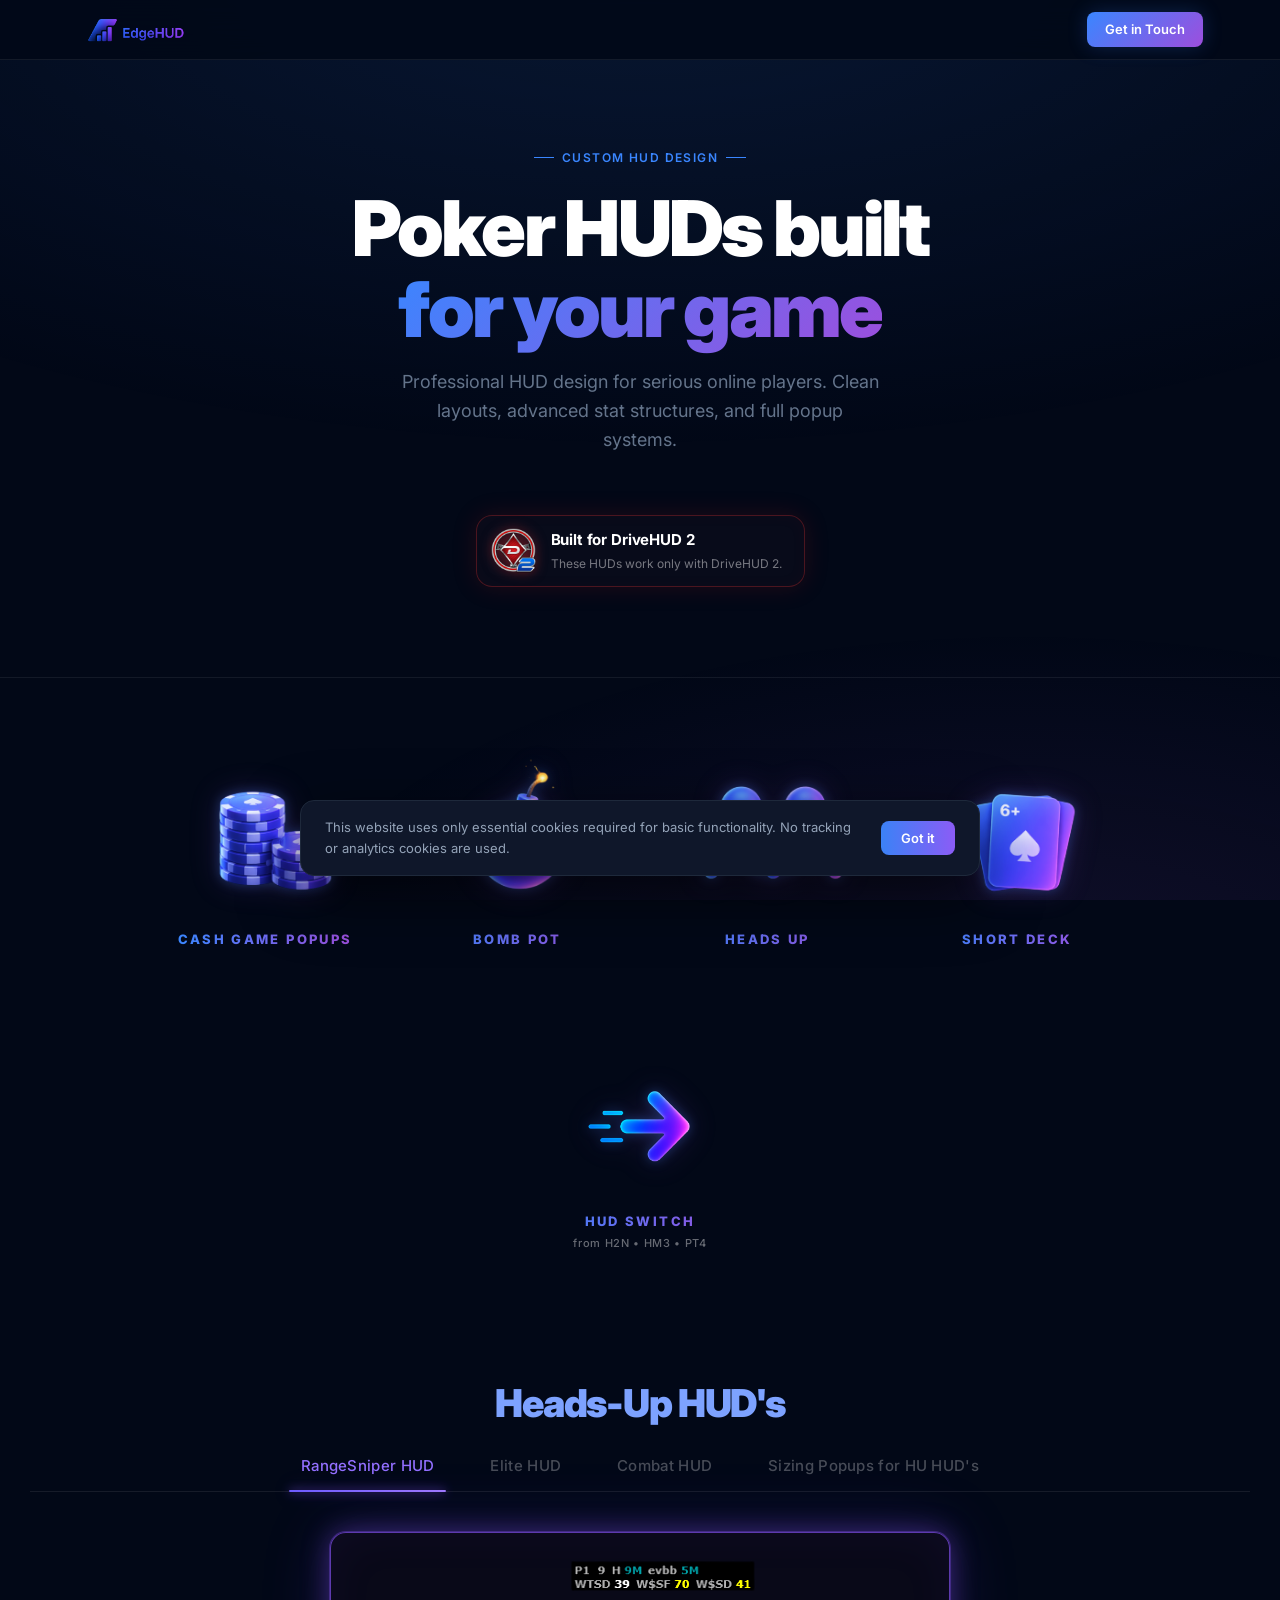
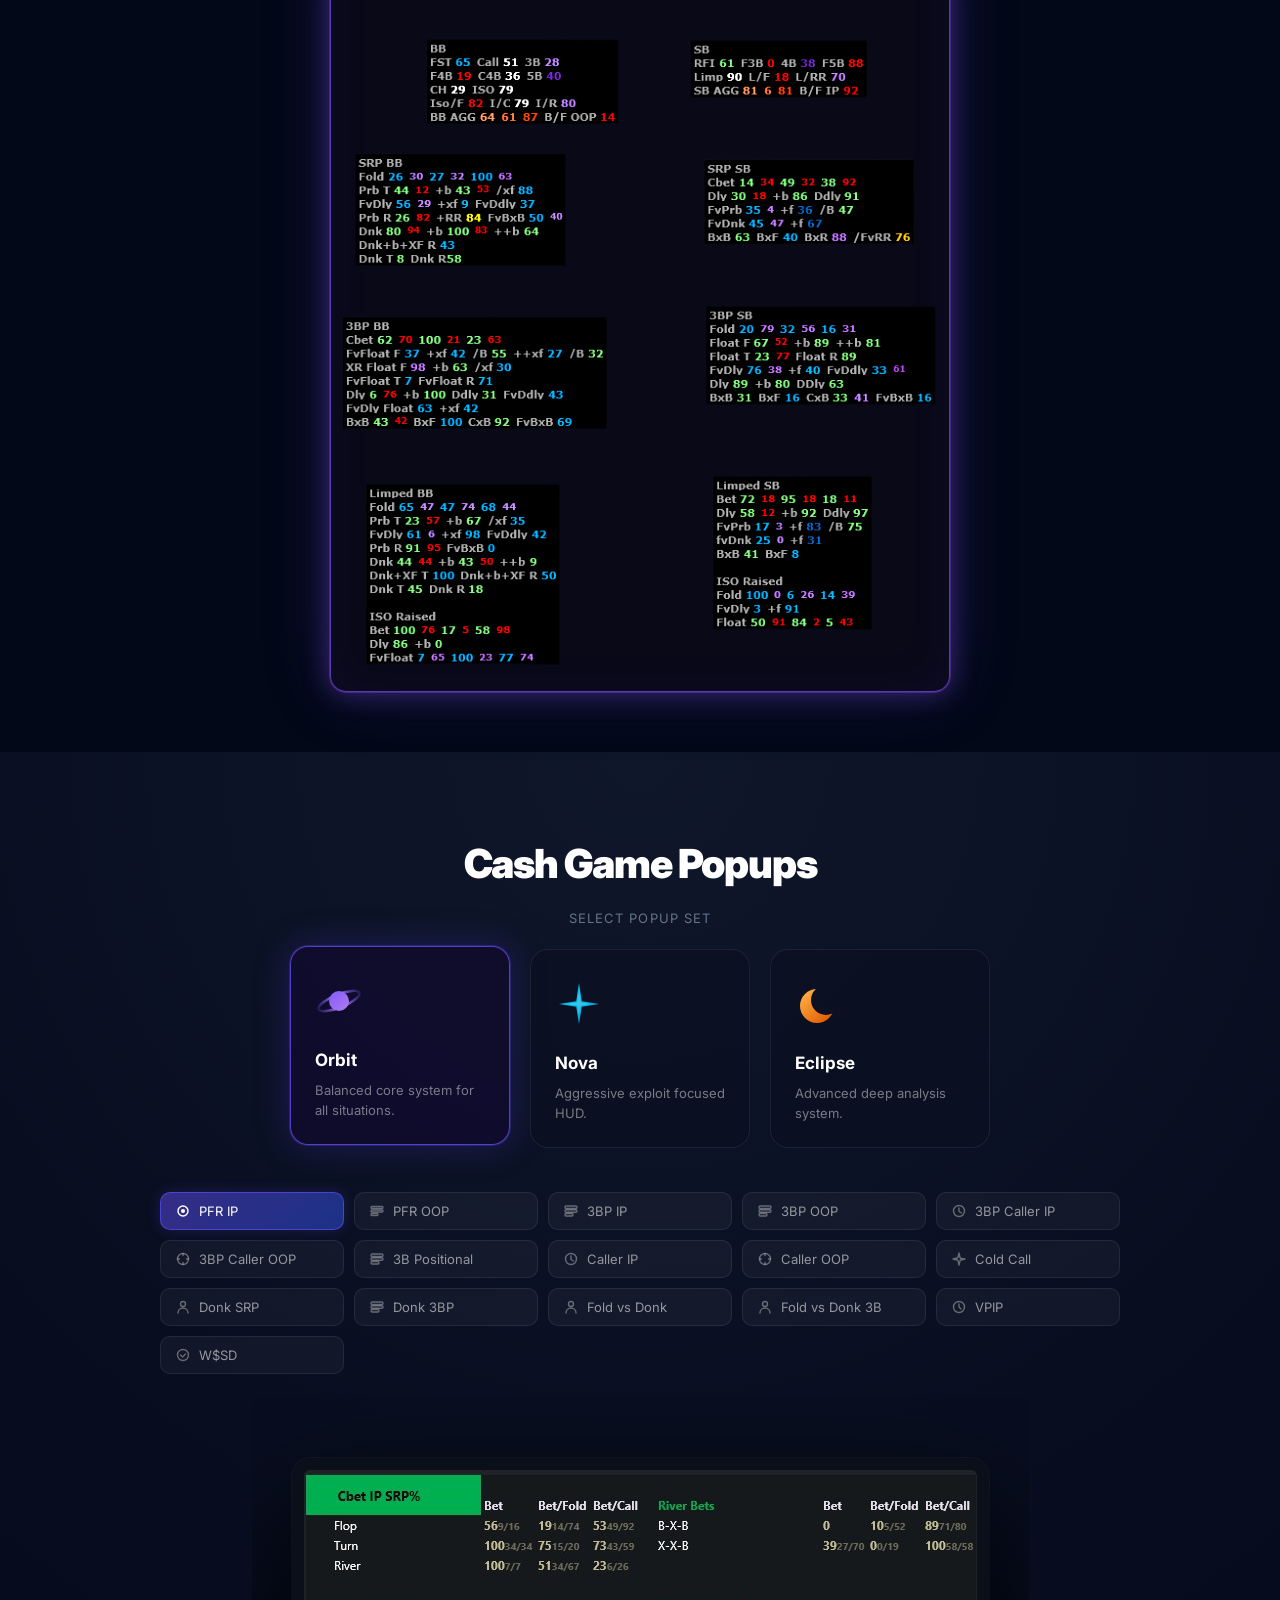
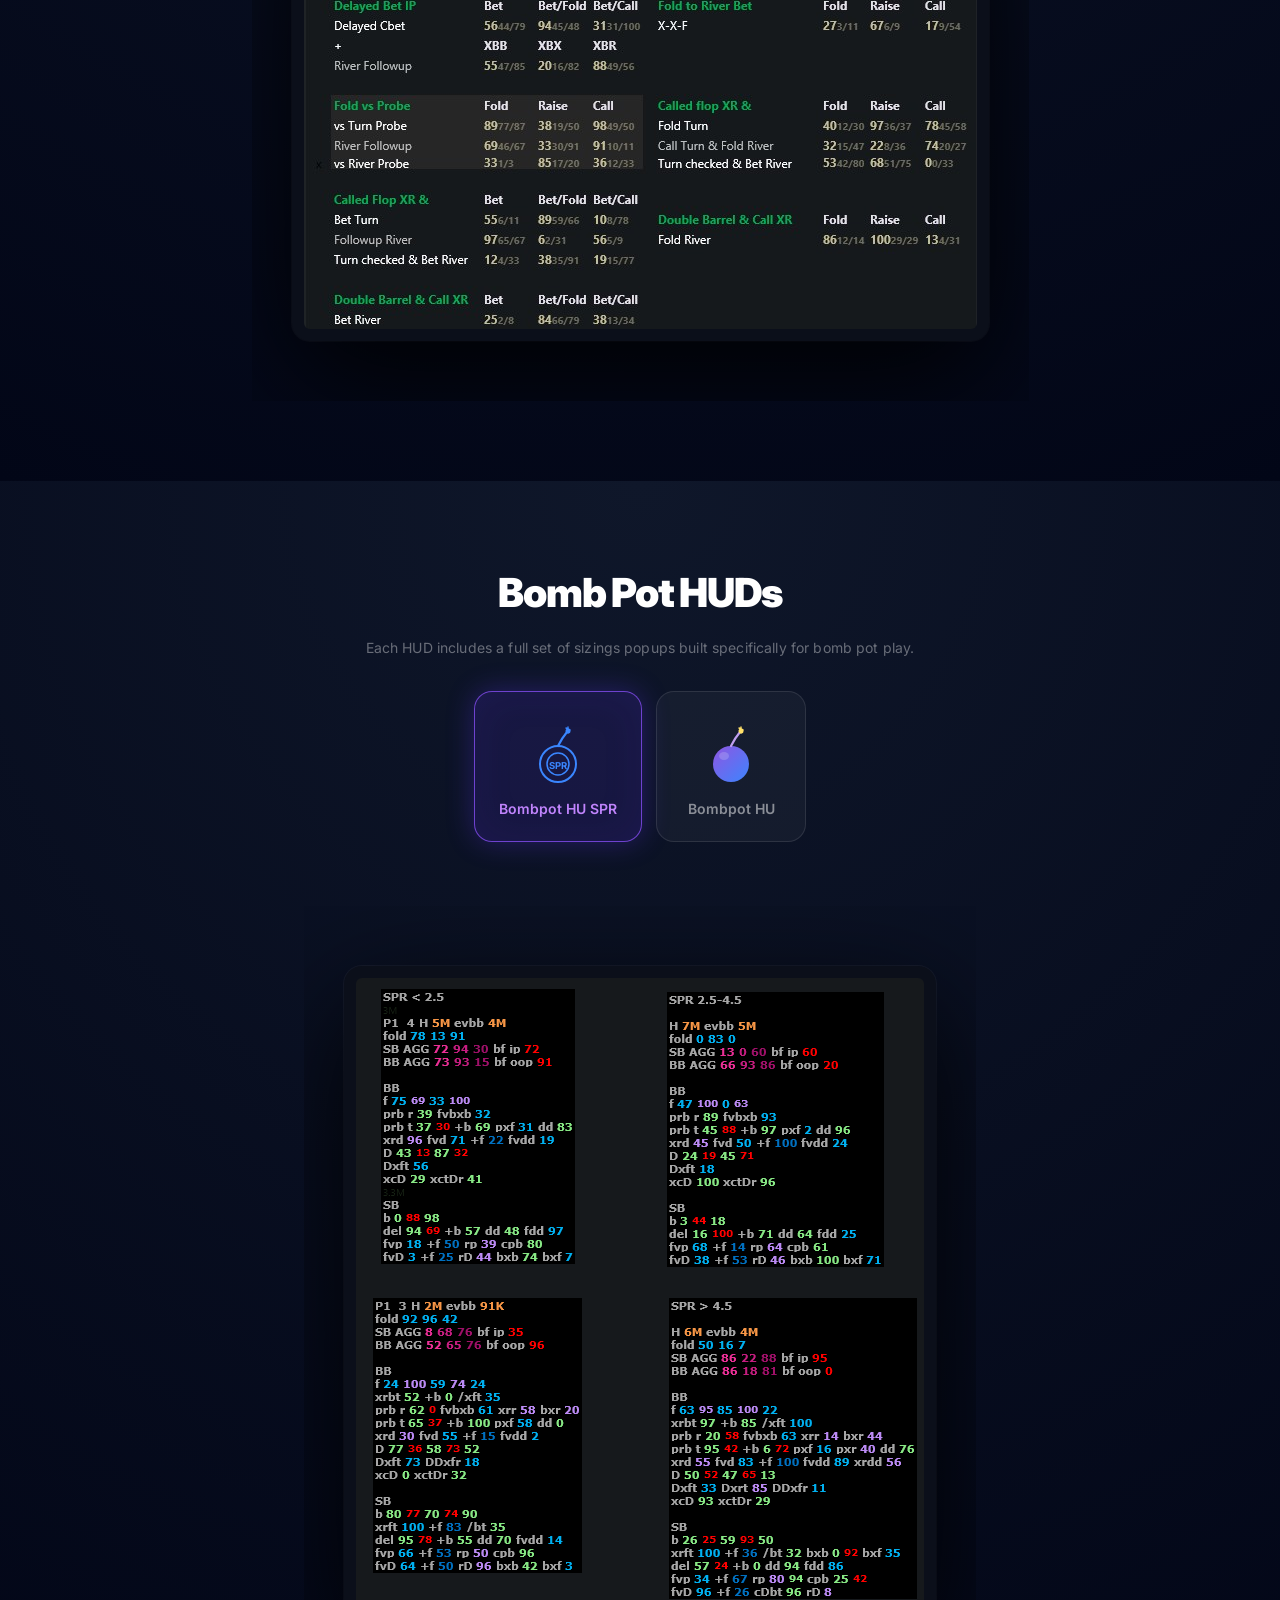
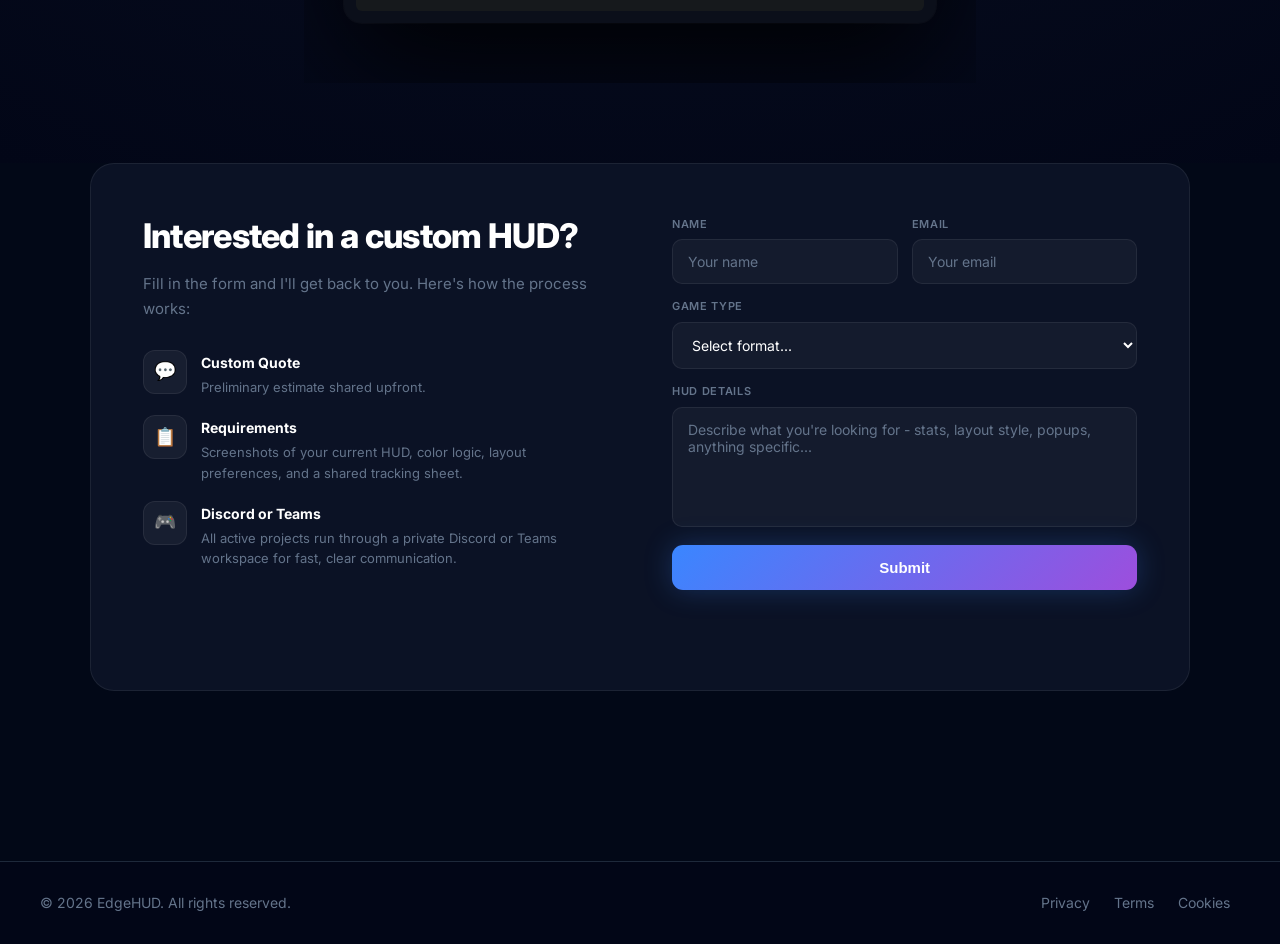
<file: index.html>
<!DOCTYPE html>
<html lang="en">
<head>
<meta charset="UTF-8">
<meta name="viewport" content="width=device-width, initial-scale=1.0">
<link rel="icon" type="image/png" href="logo-e-transparent.png">
<title>EdgeHUD - Custom Poker HUD Design for DriveHUD 2 &amp; 3</title>
<meta name="description" content="Professional custom poker HUD design for DriveHUD 2 and DriveHUD 3. Specialising in Cash Games, Heads-Up, Bomb Pot, and Omaha HUDs with full popup systems tailored to your game.">
<meta name="keywords" content="poker HUD, DriveHUD, DriveHUD 2, DriveHUD 3, custom poker HUD, heads-up poker HUD, bomb pot HUD, cash game HUD, Omaha HUD, poker software, HUD design">
<meta name="robots" content="index, follow">
<meta property="og:type" content="website">
<meta property="og:site_name" content="EdgeHUD">
<meta property="og:title" content="EdgeHUD - Custom Poker HUD Design for DriveHUD 2 &amp; 3">
<meta property="og:description" content="Professional custom poker HUD design for DriveHUD 2 and DriveHUD 3. Cash Games, Heads-Up, Bomb Pot, and Omaha HUDs with full popup systems.">
<meta property="og:url" content="https://edgehud.com/">
<meta name="twitter:card" content="summary_large_image">
<meta name="twitter:title" content="EdgeHUD - Custom Poker HUD Design">
<meta name="twitter:description" content="Professional custom poker HUD design for DriveHUD 2 and DriveHUD 3. Cash Games, Heads-Up, Bomb Pot, and Omaha formats.">
<script type="application/ld+json">
{
  "@context": "https://schema.org",
  "@type": "Service",
  "name": "EdgeHUD",
  "description": "Custom poker HUD design service for DriveHUD 2 and DriveHUD 3. Specialising in Cash Games, Heads-Up, Bomb Pot, and Omaha formats.",
  "provider": {
    "@type": "Organization",
    "name": "EdgeHUD",
    "url": "https://edgehud.com"
  },
  "serviceType": "Custom Poker HUD Design",
  "areaServed": "Worldwide",
  "availableChannel": {
    "@type": "ServiceChannel",
    "serviceUrl": "https://edgehud.com"
  }
}
</script>
<link href="https://fonts.googleapis.com/css2?family=Inter:wght@300;400;500;600;700;800;900&family=JetBrains+Mono:wght@400;600&display=swap" rel="stylesheet">
<link rel="stylesheet" href="shared.css">
<style>

/* HERO */
.hero {
  position: relative;
  z-index: 1;
  text-align: center;
  padding: 140px 20px 90px;
  border-bottom: 1px solid var(--border);
}

.hero-eyebrow {
  display: inline-flex;
  align-items: center;
  gap: 8px;
  font-size: 12px;
  font-weight: 600;
  letter-spacing: .12em;
  text-transform: uppercase;
  color: var(--blue);
  margin-bottom: 22px;
}

.hero-eyebrow span { width: 20px; height: 1px; background: var(--blue); display: inline-block; }

.hero h1 {
  font-size: clamp(42px, 6vw, 80px);
  font-weight: 900;
  letter-spacing: -0.035em;
  line-height: 1.05;
  margin-bottom: 18px;
}

.hero h1 em {
  font-style: normal;
  background: var(--grad);
  -webkit-background-clip: text;
  -webkit-text-fill-color: transparent;
}

.hero-sub {
  color: var(--muted);
  font-size: clamp(15px, 1.8vw, 18px);
  max-width: 480px;
  margin: 0 auto 30px;
}

.hud-info {
  margin-top: 30px;
  display: inline-flex;
  align-items: center;
  gap: 14px;
  padding: 12px 22px 12px 14px;
  border-radius: 16px;
  background: rgba(10,12,28,0.85);
  border: 1px solid rgba(200,40,40,0.35);
  box-shadow: 0 0 24px rgba(180,20,20,0.18), inset 0 0 16px rgba(180,20,20,0.04);
  color: #cbd5f5;
  font-size: 14px;
  backdrop-filter: blur(12px);
  text-align: left;
  text-decoration: none;
  cursor: pointer;
  transition: box-shadow 0.2s, border-color 0.2s;
}

.hud-info:hover {
  border-color: rgba(200,40,40,0.6);
  box-shadow: 0 0 32px rgba(180,20,20,0.3), inset 0 0 16px rgba(180,20,20,0.06);
}

.hud-info-logo {
  width: 46px;
  height: 46px;
  object-fit: contain;
  flex-shrink: 0;
  filter: drop-shadow(0 0 6px rgba(200,40,40,0.5));
}

.hud-info-text {
  display: flex;
  flex-direction: column;
  gap: 2px;
}

.hud-info-title {
  font-size: 15px;
  font-weight: 700;
  color: #fff;
  letter-spacing: -0.01em;
}

.hud-info-sub {
  font-size: 12px;
  color: rgba(255,255,255,0.45);
}

/* FORMATS STRIP */

.formats-section {
  position: relative;
  z-index: 1;
  padding: 70px 10% 60px;
  text-align: center;
}

.formats-grid {
  display: flex;
  justify-content: center;
  align-items: flex-start;
  gap: 80px;
  flex-wrap: wrap;
}

.format-item {
  text-align: center;
  cursor: default;
  transition: .3s;
}

.format-img {
  width: 170px;
  height: 175px;
  margin-bottom: 6px;
  background-image: url('icons-strip-transparent.png');
  background-size: 680px auto;
  background-repeat: no-repeat;
  filter:
    saturate(1.3)
    drop-shadow(0 0 6px rgba(58,134,255,0.30))
    drop-shadow(0 0 14px rgba(157,78,221,0.18));
  transition: .4s;
  display: block;
  margin-left: auto;
  margin-right: auto;
}

.format-icon-cash { background-position: 0 center; }
.format-icon-bomb { background-position: -170px center; }
.format-icon-hu   { background-position: -340px center; }
.format-icon-sd   { background-position: -510px center; }

.format-img-photo {
  object-fit: contain;
  background-image: none;
  width: 220px;
  height: 175px;
}

.format-sub {
  font-size: 11px;
  font-weight: 500;
  letter-spacing: .06em;
  color: rgba(255,255,255,0.4);
  margin-top: 4px;
}

.format-item:hover .format-img {
  transform: translateY(-6px) scale(1.08);
  filter:
    saturate(1.4)
    drop-shadow(0 0 10px rgba(58,134,255,0.48))
    drop-shadow(0 0 22px rgba(157,78,221,0.28));
}

.format-item h3 {
  font-size: 13px;
  letter-spacing: .18em;
  font-weight: 800;
  background: linear-gradient(90deg, #3a86ff, #9d4edd);
  -webkit-background-clip: text;
  -webkit-text-fill-color: transparent;
}

@media (max-width: 640px) {
  .formats-grid { gap: 44px; }
  .format-img { width: 120px; height: 124px; background-size: 480px auto; }
  .format-icon-bomb { background-position: -120px center; }
  .format-icon-hu   { background-position: -240px center; }
  .format-icon-sd   { background-position: -360px center; }
  .format-item h3 { font-size: 11px; letter-spacing: .14em; }
}

.section-tag {
  display: inline-block;
  font-size: 10px;
  font-weight: 700;
  letter-spacing: .14em;
  text-transform: uppercase;
  color: var(--blue);
  background: rgba(58,134,255,0.1);
  border: 1px solid rgba(58,134,255,0.2);
  padding: 4px 14px;
  border-radius: 100px;
  margin-bottom: 14px;
}


/* CONTACT */

.contact-section {
  position: relative;
  z-index: 1;
  padding: 0 7% 90px;
}

.contact-inner {
  background: var(--surface);
  border: 1px solid var(--border);
  border-radius: 24px;
  padding: 52px 52px;
  display: grid;
  grid-template-columns: 1fr 1fr;
  gap: 64px;
  align-items: start;
}

.contact-left h2 {
  font-size: clamp(22px, 2.8vw, 34px);
  font-weight: 800;
  letter-spacing: -0.02em;
  margin-bottom: 14px;
  line-height: 1.2;
}

.contact-left p { color: var(--muted); font-size: 15px; line-height: 1.7; margin-bottom: 28px; }

.contact-form { display: flex; flex-direction: column; gap: 14px; }

.field { display: flex; flex-direction: column; gap: 6px; }
.field label { font-size: 11px; font-weight: 600; color: #64748b; letter-spacing: .06em; text-transform: uppercase; }

input, textarea, select {
  background: rgba(255,255,255,0.04);
  border: 1px solid var(--border);
  border-radius: 10px;
  padding: 13px 15px;
  color: white;
  font-size: 14px;
  font-family: 'Inter', sans-serif;
  outline: none;
  transition: .2s;
  width: 100%;
  box-sizing: border-box;
}

input::placeholder, textarea::placeholder { color: var(--muted); }
input:focus, textarea:focus, select:focus {
  border-color: rgba(58,134,255,0.45);
  box-shadow: 0 0 0 3px rgba(58,134,255,0.08);
}

select option { background: #0e1120; color: white; }
textarea { height: 120px; resize: none; scrollbar-width: thin; scrollbar-color: rgba(255,255,255,0.12) transparent; }
textarea::-webkit-scrollbar { width: 4px; }
textarea::-webkit-scrollbar-track { background: transparent; }
textarea::-webkit-scrollbar-thumb { background: rgba(255,255,255,0.12); border-radius: 4px; }
textarea::-webkit-scrollbar-thumb:hover { background: rgba(255,255,255,0.22); }
.input-row { display: grid; grid-template-columns: 1fr 1fr; gap: 14px; }

.submit-btn {
  padding: 14px;
  border-radius: 11px;
  border: none;
  background: var(--grad);
  color: white;
  font-size: 15px;
  font-weight: 700;
  cursor: pointer;
  transition: .25s;
  box-shadow: 0 0 28px rgba(58,134,255,0.26);
  margin-top: 4px;
}

.submit-btn:hover { transform: translateY(-2px); box-shadow: 0 0 42px rgba(58,134,255,0.46); }

/* PROCESS STEPS */

.process-steps { display: flex; flex-direction: column; gap: 18px; margin-top: 8px; }

.process-step { display: flex; align-items: flex-start; gap: 14px; }

.ps-icon {
  font-size: 18px;
  width: 44px;
  height: 44px;
  border-radius: 12px;
  background: rgba(255,255,255,0.05);
  border: 1px solid var(--border);
  display: flex;
  align-items: center;
  justify-content: center;
  flex-shrink: 0;
}

.ps-text { display: flex; flex-direction: column; gap: 3px; padding-top: 2px; }
.ps-text strong { font-size: 14px; font-weight: 700; color: white; }
.ps-text span { font-size: 13px; color: var(--muted); line-height: 1.55; }

/* HUD BUILDER SECTION */

.hud-builder-section {
  position: relative;
  z-index: 1;
  padding: 80px 10% 70px;
  text-align: center;
}

.hud-builder-title {
  font-size: clamp(28px, 4vw, 42px);
  font-weight: 800;
  color: white;
  margin: 8px 0 12px;
  letter-spacing: -.02em;
}

.hud-builder-sub {
  color: var(--muted);
  font-size: 15px;
  margin-bottom: 40px;
}

.hud-builder {
  max-width: 960px;
  margin: 0 auto;
  background: rgba(255,255,255,0.02);
  border: 1px solid var(--border);
  border-radius: 20px;
  padding: 32px 28px 28px;
}

.hud-tabs {
  display: flex;
  justify-content: center;
  gap: 10px;
  flex-wrap: wrap;
  margin-bottom: 10px;
}

.hud-tabs button {
  background: rgba(255,255,255,0.04);
  border: 1px solid var(--border);
  padding: 10px 24px;
  border-radius: 14px;
  color: var(--muted);
  cursor: pointer;
  font-size: 13px;
  font-weight: 700;
  font-family: 'Inter', sans-serif;
  letter-spacing: .02em;
  transition: .2s;
}

.hud-tabs button:hover { border-color: rgba(58,134,255,0.4); color: #a0b4d6; }

.hud-tabs button.active {
  background: var(--grad);
  border-color: transparent;
  color: white;
  box-shadow: 0 0 22px rgba(58,134,255,0.35);
}

.hud-desc {
  font-size: 14px;
  color: var(--muted);
  margin: 8px 0 16px;
}

.hud-sub-tabs {
  display: flex;
  justify-content: center;
  gap: 6px;
  flex-wrap: wrap;
  margin-bottom: 20px;
}

.hud-sub-tabs button {
  background: rgba(255,255,255,0.03);
  border: 1px solid var(--border);
  padding: 6px 13px;
  border-radius: 8px;
  color: var(--muted);
  cursor: pointer;
  font-size: 12px;
  font-weight: 600;
  font-family: 'Inter', sans-serif;
  transition: .2s;
}

.hud-sub-tabs button:hover { color: #a0b4d6; border-color: rgba(58,134,255,0.3); }

.hud-sub-tabs button.active {
  background: #3a86ff;
  border-color: transparent;
  color: white;
}

.hud-preview {
  display: flex;
  justify-content: center;
  align-items: center;
  padding: 40px;
  border-radius: 20px;
  background: radial-gradient(circle at center, rgba(59,130,246,0.12), transparent 70%);
  border: 1px solid rgba(59,130,246,0.15);
  box-shadow:
    0 0 0 1px rgba(255,255,255,0.02),
    0 20px 60px rgba(0,0,0,0.6),
    inset 0 0 40px rgba(59,130,246,0.05);
  transition: box-shadow .4s;
  overflow: auto;
}

.hud-preview .bi-preview-img {
  width: 100%;
  display: flex;
  justify-content: center;
}

.hud-preview .bi-preview-img img {
  width: 100%;
  max-height: 80vh;
  height: auto;
  display: block;
  border-radius: 12px;
  box-shadow:
    0 10px 30px rgba(0,0,0,0.8),
    0 0 0 1px rgba(0,0,0,0.6);
  filter: contrast(1.08) saturate(1.05);
  cursor: zoom-in;
  opacity: 1;
  transform: translateY(0);
  transition: opacity 0.25s ease, transform 0.25s ease;
  will-change: transform, opacity;
}

.hud-preview .bi-preview-img img.fade-out {
  opacity: 0;
  transform: translateY(10px);
}

@media (max-width: 768px) {
  .hud-preview { padding: 20px; }
  .hud-preview .bi-preview-img img { transition: opacity 0.2s ease; transform: none !important; }
}

/* RESPONSIVE */

@media (max-width: 900px) {
  .contact-inner { grid-template-columns: 1fr; gap: 40px; padding: 36px 28px; }
}

@media (max-width: 600px) {
  .contact-section { padding: 0 5% 72px; }
  .input-row { grid-template-columns: 1fr; }
}

/* === PORTFOLIO SECTION === */
.popup-section {
  width: 100%;
  padding: 80px 6%;
  box-sizing: border-box;
  background: radial-gradient(circle at top, #0f172a, #020617);
}

.popup-section h2 {
  font-size: 40px;
  font-weight: 900;
  letter-spacing: -0.03em;
  text-align: center;
  margin-bottom: 12px;
}

.section-sub {
  text-align: center;
  color: rgba(255,255,255,0.38);
  font-size: 14px;
  margin-bottom: 32px;
  letter-spacing: 0.01em;
}

.coming-soon-placeholder {
  display: flex;
  flex-direction: column;
  align-items: center;
  justify-content: center;
  gap: 16px;
  padding: 80px 40px;
  color: rgba(255,255,255,0.35);
  font-size: 15px;
  letter-spacing: 0.04em;
  text-transform: uppercase;
  border: 1.5px dashed rgba(58,134,255,0.25);
  border-radius: 12px;
  width: 100%;
  box-sizing: border-box;
}

.popup-layout {
  display: flex;
  flex-direction: column;
  gap: 24px;
  align-items: center;
}

.filter-grid {
  display: grid;
  grid-template-columns: repeat(5, 1fr);
  gap: 10px;
  width: 100%;
  max-width: 960px;
}

.filter-btn {
  display: flex;
  align-items: center;
  gap: 8px;
  padding: 10px 14px;
  border-radius: 10px;
  background: rgba(255,255,255,0.04);
  border: 1px solid rgba(255,255,255,0.08);
  color: rgba(255,255,255,0.55);
  font-family: 'Inter', sans-serif;
  font-size: 13px;
  cursor: pointer;
  transition: all 0.2s ease;
  text-align: left;
}

.filter-btn:hover {
  background: rgba(255,255,255,0.09);
  color: #fff;
  border-color: rgba(255,255,255,0.2);
}

.filter-btn.active {
  background: linear-gradient(135deg, rgba(90,70,220,0.55), rgba(50,90,255,0.45));
  border-color: rgba(100,80,255,0.6);
  color: #fff;
  box-shadow: 0 0 14px rgba(80,60,220,0.25);
}

.filter-btn-icon {
  flex-shrink: 0;
  width: 16px;
  height: 16px;
  opacity: 0.65;
}
.filter-btn.active .filter-btn-icon,
.filter-btn:hover .filter-btn-icon { opacity: 1; }

.bp-menu {
  display: flex;
  flex-wrap: wrap;
  gap: 14px;
  justify-content: center;
  margin-bottom: 40px;
}
.bp-card {
  display: flex;
  flex-direction: column;
  align-items: center;
  gap: 14px;
  padding: 28px 24px 20px;
  border-radius: 18px;
  background: rgba(255,255,255,0.04);
  border: 1.5px solid rgba(255,255,255,0.1);
  cursor: pointer;
  transition: all 0.22s ease;
  min-width: 150px;
  color: rgba(255,255,255,0.5);
  font-size: 14px;
  font-weight: 600;
  font-family: 'Inter', sans-serif;
  text-align: center;
  user-select: none;
}
.bp-card:hover {
  background: rgba(255,255,255,0.08);
  border-color: rgba(255,255,255,0.22);
  color: #fff;
}
.bp-card.active {
  background: rgba(100,55,255,0.13);
  border-color: rgba(140,80,255,0.75);
  box-shadow: 0 0 28px rgba(100,55,255,0.3), inset 0 0 40px rgba(80,50,200,0.1);
  color: #c084fc;
}

.popup-showcase {
  position: relative;
  display: flex;
  justify-content: center;
  align-items: center;
  padding: 60px 40px;
  min-height: 400px;
  overflow: hidden;
}

.popup-showcase img {
  width: auto;
  max-width: 100%;
  max-height: 80vh;
  height: auto;
  border-radius: 18px;
  background: #0b0f1a;
  padding: 12px;
  box-shadow:
    0 40px 120px rgba(0,0,0,0.9),
    0 0 0 1px rgba(255,255,255,0.05);
  object-fit: contain;
  transition: opacity 0.15s ease, transform 0.1s ease;
  will-change: transform;
  cursor: zoom-in;
}

.fullscreen {
  display: none;
  position: fixed;
  inset: 0;
  background: rgba(0,0,0,0.96);
  justify-content: center;
  align-items: center;
  z-index: 9999;
  cursor: zoom-out;
}

.fullscreen img {
  max-width: 95%;
  max-height: 95%;
  border-radius: 12px;
  box-shadow: 0 40px 120px rgba(0,0,0,1);
}

.popup-showcase::after {
  content: "";
  position: absolute;
  inset: 0;
  border-radius: 16px;
  background: radial-gradient(circle, rgba(59,130,246,0.15), transparent 70%);
  z-index: -1;
}

.pack-cards-wrap {
  text-align: center;
  margin-bottom: 44px;
}

.hint {
  font-size: 13px;
  color: #64748b;
  margin-bottom: 20px;
  letter-spacing: 0.08em;
  text-transform: uppercase;
}

.pack-cards {
  display: flex;
  justify-content: center;
  gap: 20px;
  flex-wrap: wrap;
}

.pack-card {
  position: relative;
  width: 220px;
  padding: 30px 24px 24px;
  border-radius: 18px;
  background: rgba(12, 16, 35, 0.85);
  border: 1px solid rgba(255,255,255,0.07);
  cursor: pointer;
  transition: all 0.25s ease;
  text-align: left;
}

.pack-card:hover {
  border-color: rgba(120,80,255,0.4);
  background: rgba(18,22,48,0.9);
  transform: translateY(-3px);
}

.pack-card.active {
  border-color: rgba(108,80,255,0.75);
  background: rgba(16,12,45,0.95);
  box-shadow:
    0 0 0 1px rgba(100,75,255,0.25),
    0 0 36px rgba(80,55,220,0.3);
  transform: translateY(-3px);
}

.pack-badge {
  position: absolute;
  top: -13px;
  left: 50%;
  transform: translateX(-50%);
  background: linear-gradient(90deg, #6d5cff, #9f7aea);
  color: #fff;
  font-size: 11px;
  font-weight: 700;
  padding: 4px 14px;
  border-radius: 999px;
  white-space: nowrap;
  letter-spacing: 0.04em;
}

.pack-icon {
  display: block;
  margin-bottom: 14px;
}

.pack-card-name {
  font-size: 17px;
  font-weight: 700;
  color: #fff;
  margin-bottom: 6px;
}

.pack-card-desc {
  font-size: 13px;
  color: rgba(255,255,255,0.45);
  line-height: 1.55;
}

@media (max-width: 768px) {
  .filter-grid { grid-template-columns: repeat(3, 1fr); }
  .pack-tabs { flex-direction: column; width: 100%; }
  .tab { justify-content: center; }
}

/* === HEADS-UP SECTION === */
.hu-section {
  max-width: 1400px;
  margin: 0 auto;
  padding: 60px 30px;
}

.hu-section > h2 {
  text-align: center;
  font-size: clamp(28px, 3vw, 42px);
  font-weight: 900;
  letter-spacing: -0.03em;
  margin-bottom: 10px;
  color: #7da2ff;
}

.hu-section > .subtitle {
  text-align: center;
  color: rgba(255,255,255,0.5);
  font-size: 15px;
  margin-bottom: 28px;
  max-width: 480px;
  margin-left: auto;
  margin-right: auto;
  line-height: 1.6;
}

.hud-switch {
  display: flex;
  justify-content: center;
  gap: 0;
  flex-wrap: wrap;
  border-bottom: 1px solid rgba(255,255,255,0.08);
  margin-bottom: 24px;
}

.popup-switch {
  display: flex;
  gap: 10px;
  flex-wrap: wrap;
}

.hud-switch button {
  background: transparent;
  border: none;
  padding: 12px 28px 16px;
  color: rgba(255,255,255,0.28);
  cursor: pointer;
  font-family: 'Inter', sans-serif;
  font-size: 15px;
  font-weight: 500;
  letter-spacing: 0.02em;
  position: relative;
  transition: color 0.3s ease;
}
.hud-switch button::after {
  content: '';
  position: absolute;
  bottom: -1px;
  left: 16px;
  right: 16px;
  height: 2px;
  border-radius: 2px;
  background: transparent;
  transition: background 0.3s ease, box-shadow 0.3s ease, opacity 0.3s ease;
  opacity: 0;
}
.hud-switch button:not(.active):hover {
  color: rgba(255,255,255,0.6);
}
.hud-switch button[data-hud="range"].active {
  color: #9370ff;
}
.hud-switch button[data-hud="range"].active::after {
  background: linear-gradient(90deg, #6d5cff, #a07aff);
  box-shadow: 0 0 10px rgba(138,85,255,0.8), 0 0 20px rgba(138,85,255,0.4);
  opacity: 1;
}
.hud-switch button[data-hud="elite"].active {
  color: #00dfa0;
}
.hud-switch button[data-hud="elite"].active::after {
  background: linear-gradient(90deg, #00b885, #00dfa0);
  box-shadow: 0 0 10px rgba(0,200,150,0.8), 0 0 20px rgba(0,200,150,0.4);
  opacity: 1;
}
.hud-switch button[data-hud="combat"].active {
  color: #ff4f4f;
}
.hud-switch button[data-hud="combat"].active::after {
  background: linear-gradient(90deg, #e03030, #ff5555);
  box-shadow: 0 0 10px rgba(255,60,60,0.8), 0 0 20px rgba(255,60,60,0.4);
  opacity: 1;
}
.hud-switch button[data-hud="sizings"].active {
  color: #38bdf8;
}
.hud-switch button[data-hud="sizings"].active::after {
  background: linear-gradient(90deg, #0ea5e9, #38bdf8);
  box-shadow: 0 0 10px rgba(56,189,248,0.8), 0 0 20px rgba(56,189,248,0.4);
  opacity: 1;
}

.popup-switch button {
  background: transparent;
  border: 1px solid rgba(255,255,255,0.18);
  padding: 10px 20px;
  border-radius: 999px;
  color: rgba(255,255,255,0.7);
  cursor: pointer;
  font-family: 'Inter', sans-serif;
  font-size: 14px;
  transition: all 0.3s ease;
}
.popup-switch button:not(.active):hover {
  border-color: rgba(255,255,255,0.55);
  color: #fff;
  background: rgba(255,255,255,0.07);
}
.popup-switch button.active {
  background: linear-gradient(90deg, #6d5cff, #9f7aea);
  border-color: transparent;
  color: #fff;
  box-shadow: 0 0 20px rgba(120,80,255,0.6);
}
.hud-switch-hint {
  text-align: center;
  font-size: 12px;
  color: rgba(255,255,255,0.3);
  margin-top: -36px;
  margin-bottom: 40px;
  letter-spacing: 0.05em;
  animation: hintPulse 2.5s ease-in-out infinite;
}
@keyframes hintPulse {
  0%, 100% { opacity: 0.3; }
  50% { opacity: 0.6; }
}

.hu-preview {
  display: flex;
  justify-content: center;
  align-items: flex-start;
  gap: 40px;
  flex-wrap: wrap;
  margin-top: 40px;
}
.popup-subrow-wrap {
  text-align: center;
  margin-bottom: 36px;
}
.popup-subrow-hint {
  font-size: 12px;
  color: rgba(255,255,255,0.3);
  letter-spacing: 0.08em;
  text-transform: uppercase;
  margin-bottom: 18px;
}
.popup-subrow {
  display: flex;
  justify-content: center;
  align-items: stretch;
  gap: 14px;
  flex-wrap: wrap;
}
.popup-type-card {
  position: relative;
  width: 160px;
  padding: 14px 18px;
  border-radius: 12px;
  background: rgba(12, 16, 38, 0.85);
  border: 1px solid rgba(255,255,255,0.07);
  cursor: pointer;
  transition: all 0.22s ease;
  text-align: left;
  display: flex;
  flex-direction: column;
  gap: 4px;
}
.popup-type-card:hover {
  border-color: rgba(120,80,255,0.4);
  background: rgba(18,22,50,0.9);
  transform: translateY(-2px);
}
.popup-type-card.active {
  border-color: rgba(108,80,255,0.75);
  background: rgba(16,12,48,0.95);
  box-shadow: 0 0 0 1px rgba(100,75,255,0.2), 0 0 28px rgba(80,55,220,0.28);
  transform: translateY(-2px);
}
.popup-type-icon {
  display: block;
  margin-bottom: 4px;
}
.popup-type-name {
  font-size: 15px;
  font-weight: 700;
  color: #fff;
  font-family: 'Inter', sans-serif;
}
.popup-type-desc {
  font-size: 12px;
  color: rgba(255,255,255,0.4);
  font-family: 'Inter', sans-serif;
  line-height: 1.4;
}
/* keep old button rule stubs for JS compat */
.popup-subrow button.active {
  display: none;
}

.hud-wrapper {
  padding: 8px;
  border-radius: 16px;
  background: rgba(10, 10, 25, 0.8);
  border: 1px solid rgba(168, 85, 247, 0.25);
  box-shadow: 0 0 40px rgba(168, 85, 247, 0.15);
  position: relative;
  width: 100%;
  max-width: 620px;
  transition: box-shadow 0.4s ease, border-color 0.4s ease, background 0.4s ease;
}

.hud-wrapper.range-active {
  background: rgba(10, 10, 25, 0.92);
  border-color: rgba(138, 85, 255, 0.65);
  box-shadow:
    0 0 0 1px rgba(138, 85, 255, 0.3),
    0 0 28px rgba(138, 85, 255, 0.4),
    0 0 70px rgba(100, 60, 220, 0.2),
    inset 0 0 50px rgba(138, 85, 255, 0.05);
  animation: rangeGlow 3s ease-in-out infinite;
  overflow: visible;
}

.hud-wrapper.range-active::before {
  content: none;
  position: absolute;
  top: -19px;
  left: 50%;
  transform: translateX(-50%);
  background: #05070d;
  padding: 0 12px;
  z-index: 10;
  font-size: 10px;
  font-weight: 700;
  letter-spacing: 5px;
  background-image: linear-gradient(90deg, #8a55ff, #c084fc, #8a55ff);
  background-size: 200% auto;
  animation: rangeShimmer 2s linear infinite;
  -webkit-background-clip: text;
  -webkit-text-fill-color: transparent;
  background-clip: text;
  white-space: nowrap;
}

@keyframes rangeGlow {
  0%, 100% { box-shadow: 0 0 0 1px rgba(138,85,255,0.3), 0 0 28px rgba(138,85,255,0.4), 0 0 70px rgba(100,60,220,0.2), inset 0 0 50px rgba(138,85,255,0.05); }
  50%       { box-shadow: 0 0 0 1px rgba(138,85,255,0.5), 0 0 50px rgba(138,85,255,0.55), 0 0 100px rgba(100,60,220,0.3), inset 0 0 70px rgba(138,85,255,0.08); }
}

@keyframes rangeShimmer {
  0%   { background-position: 0% center; }
  100% { background-position: 200% center; }
}

.hud-wrapper.combat-active {
  background: radial-gradient(ellipse at center, rgba(25, 5, 5, 0.95) 0%, rgba(8, 2, 2, 0.98) 70%);
  border-color: rgba(255, 55, 55, 0.65);
  box-shadow:
    0 0 0 1px rgba(255, 55, 55, 0.3),
    0 0 30px rgba(255, 55, 55, 0.45),
    0 0 75px rgba(200, 20, 20, 0.25),
    inset 0 0 40px rgba(255, 55, 55, 0.04);
  animation: combatGlow 3s ease-in-out infinite;
  overflow: visible;
  width: fit-content;
  max-width: 800px;
}

.hud-wrapper.combat-active::before {
  content: none;
  position: absolute;
  top: -19px;
  left: 50%;
  transform: translateX(-50%);
  background: #05070d;
  padding: 0 12px;
  z-index: 10;
  font-size: 10px;
  font-weight: 700;
  letter-spacing: 5px;
  background-image: linear-gradient(90deg, #ff3c3c, #ff8c42, #ff3c3c);
  background-size: 200% auto;
  animation: combatShimmer 2s linear infinite;
  -webkit-background-clip: text;
  -webkit-text-fill-color: transparent;
  background-clip: text;
  white-space: nowrap;
}

.hud-wrapper.combat-active img {
  mix-blend-mode: screen;
  filter: contrast(1.05) brightness(1.15);
  width: auto;
  max-width: 100%;
  border-radius: 4px;
  display: block;
}


@keyframes combatGlow {
  0%, 100% { box-shadow: 0 0 0 1px rgba(255,60,60,0.3), 0 0 28px rgba(255,60,60,0.4), 0 0 70px rgba(200,30,30,0.2), inset 0 0 50px rgba(255,60,60,0.04); }
  50%       { box-shadow: 0 0 0 1px rgba(255,60,60,0.5), 0 0 50px rgba(255,60,60,0.55), 0 0 100px rgba(200,30,30,0.3), inset 0 0 70px rgba(255,60,60,0.08); }
}

@keyframes combatShimmer {
  0%   { background-position: 0% center; }
  100% { background-position: 200% center; }
}

.hud-wrapper.elite-active {
  background: radial-gradient(ellipse at center, rgba(0, 30, 50, 0.98) 0%, rgba(0, 8, 20, 0.99) 70%);
  border-color: rgba(0, 200, 255, 0.5);
  box-shadow:
    0 0 0 1px rgba(0, 200, 255, 0.25),
    0 0 25px rgba(0, 200, 255, 0.3),
    0 0 60px rgba(0, 160, 255, 0.15),
    inset 0 0 60px rgba(0, 180, 255, 0.04);
  animation: eliteGlow 3s ease-in-out infinite;
  display: flex;
  align-items: center;
  justify-content: center;
  width: min(650px, 100%);
  height: auto;
  min-height: 752px;
  overflow: visible;
}

.hud-wrapper.elite-active::before {
  content: none;
  position: absolute;
  top: -19px;
  left: 50%;
  transform: translateX(-50%);
  background: #05070d;
  padding: 0 12px;
  background-clip: padding-box;
  z-index: 10;
  font-size: 10px;
  font-weight: 700;
  letter-spacing: 5px;
  color: transparent;
  background-image: linear-gradient(90deg, #00b4ff, #00ffea, #00b4ff);
  background-size: 200% auto;
  animation: eliteShimmer 2s linear infinite;
  -webkit-background-clip: text;
  -webkit-text-fill-color: transparent;
  background-clip: text;
  white-space: nowrap;
}

@keyframes eliteGlow {
  0%, 100% { box-shadow: 0 0 0 1px rgba(0,220,255,0.3), 0 0 30px rgba(0,220,255,0.35), 0 0 70px rgba(0,180,255,0.2), inset 0 0 40px rgba(0,220,255,0.05); }
  50%       { box-shadow: 0 0 0 1px rgba(0,220,255,0.5), 0 0 50px rgba(0,220,255,0.55), 0 0 100px rgba(0,180,255,0.3), inset 0 0 60px rgba(0,220,255,0.08); }
}

@keyframes eliteShimmer {
  0%   { background-position: 0% center; }
  100% { background-position: 200% center; }
}

.hud-wrapper img {
  display: block;
  width: 100%;
  height: auto;
  image-rendering: auto;
  filter: contrast(1.2) brightness(1.05);
  border-radius: 6px;
  transition: opacity 0.25s ease;
}

.hud-wrapper.elite-active img {
  mix-blend-mode: screen;
  filter: contrast(1.05) brightness(1.15);
  width: 100%;
  border-radius: 8px;
}


#sizingsPreview {
  margin-left: -30px;
  margin-right: -30px;
  width: calc(100% + 60px);
}

.popup-wrapper {
  padding: 0;
  border-radius: 14px;
  overflow: hidden;
  background: #0c1220;
  border: 1px solid rgba(138, 85, 255, 0.4);
  box-shadow:
    0 0 0 1px rgba(138, 85, 255, 0.15),
    0 0 28px rgba(138, 85, 255, 0.3),
    0 0 65px rgba(100, 60, 220, 0.15);
  position: relative;
  animation: sizingsGlow 3s ease-in-out infinite;
  display: block;
  width: 100%;
}
.popup-wrapper::before {
  content: attr(data-label);
  position: absolute;
  top: -19px;
  left: 50%;
  transform: translateX(-50%);
  background: #05070d;
  padding: 0 12px;
  z-index: 10;
  font-size: 10px;
  font-weight: 700;
  letter-spacing: 5px;
  background-image: linear-gradient(90deg, #8a55ff, #c084fc, #8a55ff);
  background-size: 200% auto;
  animation: sizingsShimmer 2s linear infinite;
  -webkit-background-clip: text;
  -webkit-text-fill-color: transparent;
  background-clip: text;
  white-space: nowrap;
}
@keyframes sizingsGlow {
  0%, 100% { box-shadow: 0 0 0 1px rgba(138,85,255,0.15), 0 0 28px rgba(138,85,255,0.3), 0 0 65px rgba(100,60,220,0.15); }
  50%       { box-shadow: 0 0 0 1px rgba(138,85,255,0.3), 0 0 45px rgba(138,85,255,0.45), 0 0 95px rgba(100,60,220,0.25); }
}
@keyframes sizingsShimmer {
  0%   { background-position: 0% center; }
  100% { background-position: 200% center; }
}
.popup-wrapper img {
  border-radius: 0;
  display: block;
  max-width: 100%;
  filter: contrast(1.15) brightness(1.08) saturate(1.2);
}
.popup-img {
  width: 100%;
  border-radius: 6px;
  display: block;
  transition: opacity 0.25s ease;
}

.video-box {
  margin-top: 20px;
  border-radius: 16px;
  overflow: hidden;
  box-shadow: 0 0 40px rgba(120,80,255,0.25);
}

.video-box iframe {
  width: 100%;
  height: 260px;
  border: none;
  display: block;
}


@media (max-width: 1000px) {
  .hu-preview { flex-direction: column; align-items: center; }
  .popup-side { width: 100%; }
  .video-box iframe { height: 260px; }
}

@media (max-width: 768px) {
  .hu-section { padding: 60px 20px; }
}

/* ========================================
   COMPREHENSIVE RESPONSIVE STYLES
   ======================================== */

/* --- 1024px: Large tablet --- */
@media (max-width: 1024px) {
  .hud-builder-section { padding: 70px 6% 60px; }
  .popup-section { padding: 70px 5%; }
  .formats-section { padding: 60px 6% 50px; }
  .contact-section { padding: 0 5% 80px; }
  .hu-section { padding: 60px 24px; }
}

/* --- 900px: Tablet --- */
@media (max-width: 900px) {
  .hud-builder { padding: 26px 20px 22px; }
  .filter-grid { grid-template-columns: repeat(3, 1fr); }
  .popup-showcase { padding: 36px 24px; }
  .pack-card { width: 190px; }
}

/* --- 768px: Standard tablet --- */
@media (max-width: 768px) {
  .hero { padding: 110px 20px 70px; }
  .hero-sub { max-width: 100%; }
  .hud-info { font-size: 13px; padding: 10px 16px 10px 12px; gap: 10px; }
  .hud-info-logo { width: 38px; height: 38px; }
  .hud-info-title { font-size: 14px; }
  .hud-info-sub { font-size: 11px; }

  .hud-builder-section { padding: 60px 5% 50px; }
  .hud-builder { padding: 22px 16px 18px; }
  .hud-tabs { gap: 8px; }
  .hud-tabs button { padding: 9px 18px; font-size: 12px; }

  .popup-section { padding: 60px 5%; }
  .popup-section h2 { font-size: 30px; }
  .popup-showcase { padding: 28px 16px; min-height: 300px; }
  .popup-showcase img { border-radius: 12px; }

  .pack-card { width: 180px; padding: 26px 18px 20px; }
  .pack-cards { gap: 16px; }

  .bp-card { min-width: 130px; padding: 22px 18px 16px; }
  .bp-card svg { width: 52px; height: 52px; }

  .hu-section { padding: 50px 20px; }
  .hud-switch button { padding: 10px 20px 14px; font-size: 14px; }
}

/* --- 640px: Mobile landscape / small tablet --- */
@media (max-width: 640px) {
  .hero { padding: 96px 16px 60px; }

  .hud-builder-section { padding: 50px 4% 40px; }
  .hud-builder { padding: 18px 12px 16px; }
  .hud-tabs { gap: 6px; }
  .hud-tabs button { padding: 8px 14px; font-size: 12px; }
  .hud-sub-tabs button { padding: 5px 10px; font-size: 11px; }
  .hud-preview { padding: 20px 12px; }

  .popup-section { padding: 50px 4%; }
  .popup-section h2 { font-size: 26px; }
  .popup-showcase { padding: 20px 12px; min-height: 260px; }
  .filter-grid { grid-template-columns: repeat(2, 1fr); }

  .pack-cards { gap: 12px; }
  .pack-card { width: calc(50% - 6px); min-width: 130px; }

  .bp-menu { gap: 10px; }
  .bp-card { min-width: 120px; padding: 18px 14px 12px; font-size: 13px; }
  .bp-card svg { width: 46px; height: 46px; }

  .contact-section { padding: 0 4% 60px; }
  .contact-inner { padding: 26px 18px; gap: 28px; }

  .hu-section { padding: 44px 16px; }
  .hud-switch { overflow-x: auto; justify-content: flex-start; padding-bottom: 4px; flex-wrap: nowrap; }
  .hud-switch button { padding: 10px 16px 14px; font-size: 13px; white-space: nowrap; flex-shrink: 0; }
  .popup-type-card { padding: 12px 14px; }
  .popup-subrow { overflow-x: auto; flex-wrap: nowrap; padding-bottom: 4px; }
  .popup-subrow button { white-space: nowrap; flex-shrink: 0; }
  .popup-switch { overflow-x: auto; flex-wrap: nowrap; padding-bottom: 4px; }
  .popup-switch button { white-space: nowrap; flex-shrink: 0; }
  .hud-wrapper { max-width: 100%; }
  .hud-wrapper.elite-active { min-height: unset; height: auto; }
  .hud-wrapper.combat-active { width: 100%; max-width: 100%; }
  .hud-wrapper.elite-active img { mix-blend-mode: normal; filter: contrast(1.1) brightness(1.2); }
  .hud-wrapper.combat-active img { mix-blend-mode: normal; filter: contrast(1.1) brightness(1.15); }
  .hud-wrapper img { max-height: 320px; width: auto; margin: 0 auto; }
  .hu-preview { margin-top: 16px; gap: 16px; }

  .formats-section { padding: 42px 4% 34px; }
}

/* --- 480px: Small mobile portrait --- */
@media (max-width: 480px) {
  .hero { padding: 86px 14px 50px; }
  .hud-info { font-size: 12px; padding: 9px 14px 9px 10px; gap: 9px; }
  .hud-info-logo { width: 34px; height: 34px; }
  .hud-info-title { font-size: 13px; }
  .hud-info-sub { font-size: 11px; }

  .hud-builder-section { padding: 44px 4% 36px; }
  .hud-builder { padding: 14px 10px 14px; }
  .hud-tabs button { padding: 7px 11px; font-size: 11px; border-radius: 10px; }
  .hud-sub-tabs button { padding: 4px 8px; font-size: 11px; }

  .popup-section { padding: 44px 4%; }
  .popup-section h2 { font-size: 22px; }
  .section-sub { font-size: 13px; }
  .popup-showcase { padding: 16px 8px; min-height: 220px; }
  .filter-grid { grid-template-columns: 1fr 1fr; gap: 8px; }
  .filter-btn { padding: 8px 10px; font-size: 12px; gap: 6px; }

  .pack-card { width: calc(50% - 6px); padding: 22px 12px 16px; }
  .pack-card-name { font-size: 15px; }
  .pack-card-desc { font-size: 12px; }

  .bp-card { min-width: 110px; padding: 16px 12px 10px; }
  .bp-card svg { width: 40px; height: 40px; }

  .contact-inner { padding: 22px 14px; }
  .formats-section { padding: 36px 4% 28px; }
  .hu-section { padding: 40px 12px; }
}

</style>
</head>
<body>

<div class="viewer" id="viewer" onclick="closeViewer()">
  <img id="viewerImg" alt="">
</div>

<nav>
  <a class="nav-brand" href="#">
    <img src="logo-full.png" alt="EdgeHUD">
  </a>
  <a class="nav-cta" href="#contact">Get in Touch</a>
</nav>

<!-- HERO -->
<section class="hero">
  <div class="hero-eyebrow"><span></span>Custom HUD Design<span></span></div>
  <h1>Poker HUDs built<br><em>for your game</em></h1>
  <p class="hero-sub">Professional HUD design for serious online players. Clean layouts, advanced stat structures, and full popup systems.</p>
  <a class="hud-info" href="https://drivehud.com/" target="_blank" rel="noopener noreferrer">
    <img class="hud-info-logo" src="drivehud2-logo.png" alt="DriveHUD 2">
    <div class="hud-info-text">
      <span class="hud-info-title">Built for DriveHUD 2</span>
      <span class="hud-info-sub">These HUDs work only with DriveHUD 2.</span>
    </div>
  </a>
</section>

<!-- FORMATS -->
<section class="formats-section">
  <div class="formats-grid">
    <div class="format-item" style="cursor:pointer;" onclick="document.getElementById('cash-game-popups').scrollIntoView({behavior:'smooth'})">
      <div class="format-img format-icon-cash" role="img" aria-label="Cash Game Popups"></div>
      <h3>CASH GAME POPUPS</h3>
    </div>
    <div class="format-item" style="cursor:pointer;" onclick="document.getElementById('bomb-pot-popups').scrollIntoView({behavior:'smooth'})">
      <div class="format-img format-icon-bomb" role="img" aria-label="Bomb Pot"></div>
      <h3>BOMB POT</h3>
    </div>
    <div class="format-item">
      <div class="format-img format-icon-hu" role="img" aria-label="Heads Up"></div>
      <h3>HEADS UP</h3>
    </div>
    <div class="format-item">
      <div class="format-img format-icon-sd" role="img" aria-label="Short Deck"></div>
      <h3>SHORT DECK</h3>
    </div>
    <div class="format-item" style="cursor:pointer;" onclick="document.getElementById('contact').scrollIntoView({behavior:'smooth'})">
      <img class="format-img format-img-photo" src="hud-upgrade.png" alt="HUD Switch">
      <h3>HUD SWITCH</h3>
      <p class="format-sub">from H2N &bull; HM3 &bull; PT4</p>
    </div>
  </div>
</section>


<!-- HEADS-UP -->
<section class="hu-section">

  <h2>Heads-Up HUD's</h2>

  <div class="hud-switch">
    <button class="active" data-hud="range" onclick="switchHUD('range',this)">RangeSniper HUD</button>
    <button data-hud="elite" onclick="switchHUD('elite',this)">Elite HUD</button>
    <button data-hud="combat" onclick="switchHUD('combat',this)">Combat HUD</button>
    <button data-hud="sizings" onclick="switchHUD('sizings',this)">Sizing Popups for HU HUD's</button>
  </div>

  <!-- Sub-tabs: only shown when Sizing Popups tab is active -->
  <div class="popup-subrow-wrap" id="popupSubrow" style="display:none;">
    <p class="popup-subrow-hint">Select popup type</p>
    <div class="popup-subrow">

      <div class="popup-type-card active" onclick="switchPopup('srp',this)">
        <div class="popup-type-icon">
          <svg width="22" height="22" viewBox="0 0 32 32" fill="none" xmlns="http://www.w3.org/2000/svg">
            <circle cx="16" cy="16" r="13" stroke="#7c5cfc" stroke-width="1.6"/>
            <circle cx="16" cy="16" r="7" stroke="#7c5cfc" stroke-width="1.6"/>
            <circle cx="16" cy="16" r="2.5" fill="#7c5cfc"/>
            <line x1="16" y1="2" x2="16" y2="7" stroke="#7c5cfc" stroke-width="1.6" stroke-linecap="round"/>
            <line x1="16" y1="25" x2="16" y2="30" stroke="#7c5cfc" stroke-width="1.6" stroke-linecap="round"/>
            <line x1="2" y1="16" x2="7" y2="16" stroke="#7c5cfc" stroke-width="1.6" stroke-linecap="round"/>
            <line x1="25" y1="16" x2="30" y2="16" stroke="#7c5cfc" stroke-width="1.6" stroke-linecap="round"/>
          </svg>
        </div>
        <div class="popup-type-name">SRP</div>
      </div>

      <div class="popup-type-card" onclick="switchPopup('3bp',this)">
        <div class="popup-type-icon">
          <svg width="22" height="22" viewBox="0 0 32 32" fill="none" xmlns="http://www.w3.org/2000/svg">
            <rect x="4" y="6" width="24" height="5" rx="2" stroke="#3b82f6" stroke-width="1.6"/>
            <rect x="4" y="13.5" width="24" height="5" rx="2" stroke="#3b82f6" stroke-width="1.6"/>
            <rect x="4" y="21" width="16" height="5" rx="2" stroke="#3b82f6" stroke-width="1.6"/>
          </svg>
        </div>
        <div class="popup-type-name">3BP</div>
      </div>

      <div class="popup-type-card" onclick="switchPopup('limped',this)">
        <div class="popup-type-icon">
          <svg width="22" height="22" viewBox="0 0 32 32" fill="none" xmlns="http://www.w3.org/2000/svg">
            <rect x="4" y="22" width="5" height="7" rx="1.5" fill="#00c896"/>
            <rect x="11" y="15" width="5" height="14" rx="1.5" fill="#00c896" fill-opacity="0.7"/>
            <rect x="18" y="9" width="5" height="20" rx="1.5" fill="#00c896" fill-opacity="0.5"/>
            <path d="M6 18 L13 11 L20 6 L26 10" stroke="#00c896" stroke-width="1.8" stroke-linecap="round" stroke-linejoin="round"/>
            <circle cx="26" cy="10" r="2" fill="#00c896"/>
          </svg>
        </div>
        <div class="popup-type-name">Limped</div>
      </div>

      <div class="popup-type-card" onclick="switchPopup('betfold',this)">
        <div class="popup-type-icon">
          <svg width="22" height="22" viewBox="0 0 32 32" fill="none" xmlns="http://www.w3.org/2000/svg">
            <path d="M4 10C4 8.3 5.3 7 7 7H14L17 11H25C26.7 11 28 12.3 28 14V24C28 25.7 26.7 27 25 27H7C5.3 27 4 25.7 4 24V10Z" stroke="#f59e0b" stroke-width="1.6"/>
            <line x1="12" y1="18" x2="20" y2="18" stroke="#f59e0b" stroke-width="1.6" stroke-linecap="round"/>
            <line x1="16" y1="14" x2="16" y2="22" stroke="#f59e0b" stroke-width="1.6" stroke-linecap="round"/>
          </svg>
        </div>
        <div class="popup-type-name">Bet/fold</div>
      </div>

    </div>
  </div>

  <!-- Centered preview -->
  <div class="hu-preview">
    <div class="hud-wrapper range-active" id="hudWrapperBox">
      <img id="hudImg" src="rangesniper-hud-transparent.png" alt="HUD">
    </div>
    <div id="sizingsPreview" style="display:none; width:100%;">
      <div class="popup-wrapper" id="popupWrapper" data-label="SRP POPUP">
        <img id="popupImg" src="hu_srp.png" alt="Popup" class="popup-img">
      </div>
    </div>
  </div>


</section>

<!-- PORTFOLIO -->
<section class="popup-section" id="cash-game-popups">

  <h2>Cash Game Popups</h2>

  <div class="pack-cards-wrap">
    <p class="hint">Select popup set</p>
    <div class="pack-cards" id="packTabs">

      <div class="pack-card active" data-pack="orbit">
        <div class="pack-icon">
          <svg width="48" height="48" viewBox="0 0 48 48" fill="none" xmlns="http://www.w3.org/2000/svg">
            <defs>
              <linearGradient id="og" x1="13" y1="13" x2="35" y2="35" gradientUnits="userSpaceOnUse"><stop stop-color="#7c5cfc"/><stop offset="1" stop-color="#b57bee"/></linearGradient>
              <linearGradient id="or" x1="2" y1="24" x2="46" y2="24" gradientUnits="userSpaceOnUse"><stop stop-color="#7c5cfc" stop-opacity="0.2"/><stop offset="0.5" stop-color="#c084fc"/><stop offset="1" stop-color="#7c5cfc" stop-opacity="0.2"/></linearGradient>
            </defs>
            <ellipse cx="24" cy="24" rx="22" ry="6.5" stroke="url(#or)" stroke-width="2.5" transform="rotate(-22 24 24)"/>
            <circle cx="24" cy="24" r="10" fill="url(#og)"/>
          </svg>
        </div>
        <div class="pack-card-name">Orbit</div>
        <div class="pack-card-desc">Balanced core system for all situations.</div>
      </div>

      <div class="pack-card" data-pack="nova">
        <div class="pack-icon">
          <svg width="48" height="48" viewBox="0 0 48 48" fill="none" xmlns="http://www.w3.org/2000/svg">
            <defs>
              <linearGradient id="ng" x1="4" y1="4" x2="44" y2="44" gradientUnits="userSpaceOnUse"><stop stop-color="#00d4ff"/><stop offset="1" stop-color="#0098cc"/></linearGradient>
            </defs>
            <path d="M24 3L26.8 21.2L44 24L26.8 26.8L24 44L21.2 26.8L4 24L21.2 21.2Z" fill="url(#ng)"/>
            <path d="M24 11L25.8 22.2L36 24L25.8 25.8L24 36L22.2 25.8L12 24L22.2 22.2Z" fill="white" fill-opacity="0.2"/>
          </svg>
        </div>
        <div class="pack-card-name">Nova</div>
        <div class="pack-card-desc">Aggressive exploit focused HUD.</div>
      </div>

      <div class="pack-card" data-pack="eclipse">
        <div class="pack-icon">
          <svg width="48" height="48" viewBox="0 0 48 48" fill="none" xmlns="http://www.w3.org/2000/svg">
            <defs>
              <linearGradient id="eg" x1="8" y1="10" x2="36" y2="40" gradientUnits="userSpaceOnUse"><stop stop-color="#ffb347"/><stop offset="1" stop-color="#e05a00"/></linearGradient>
              <mask id="em"><rect width="48" height="48" fill="white"/><circle cx="31" cy="20" r="15" fill="black"/></mask>
            </defs>
            <circle cx="22" cy="26" r="17" fill="url(#eg)" mask="url(#em)"/>
          </svg>
        </div>
        <div class="pack-card-name">Eclipse</div>
        <div class="pack-card-desc">Advanced deep analysis system.</div>
      </div>

    </div>
  </div>

  <div class="popup-layout">
    <div class="filter-grid" id="popupMenuList"></div>
    <div class="popup-showcase">
      <img id="popupImage" alt="Popup Preview" style="display:none;">
    </div>
  </div>

</section>

<!-- BOMB POT POPUPS -->
<section class="popup-section" id="bomb-pot-popups">

  <h2>Bomb Pot HUDs</h2>
  <p class="section-sub">Each HUD includes a full set of sizings popups built specifically for bomb pot play.</p>

  <div class="popup-layout">
    <div class="filter-grid bp-menu" id="bpMenuList"></div>
    <div class="popup-showcase">
      <img id="bpImage" alt="Bomb Pot Popup Preview" style="display:none;">
      <div id="bpComingSoon" class="coming-soon-placeholder">
        <svg width="48" height="48" viewBox="0 0 48 48" fill="none" xmlns="http://www.w3.org/2000/svg">
          <circle cx="24" cy="24" r="20" stroke="#3a86ff" stroke-width="2" stroke-dasharray="4 4"/>
          <path d="M24 14v12M24 32v2" stroke="#3a86ff" stroke-width="2.5" stroke-linecap="round"/>
        </svg>
        <p>Screenshots coming soon</p>
      </div>
    </div>
  </div>

</section>

<div id="fullscreen" class="fullscreen" onclick="closeFullscreen()">
  <img id="fullscreenImg">
</div>

<div id="cookieBanner" class="cookie-banner">
  <p>
    This website uses only essential cookies required for basic functionality. No tracking or analytics cookies are used.
  </p>
  <button onclick="dismissCookie()">Got it</button>
</div>


<!-- CONTACT -->
<section class="contact-section" id="contact">
  <div class="contact-inner">
    <div class="contact-left">
      <h2>Interested in a custom HUD?</h2>
      <p>Fill in the form and I'll get back to you. Here's how the process works:</p>
      <div class="process-steps">
        <div class="process-step">
          <div class="ps-icon">💬</div>
          <div class="ps-text">
            <strong>Custom Quote</strong>
            <span>Preliminary estimate shared upfront.</span>
          </div>
        </div>
        <div class="process-step">
          <div class="ps-icon">📋</div>
          <div class="ps-text">
            <strong>Requirements</strong>
            <span>Screenshots of your current HUD, color logic, layout preferences, and a shared tracking sheet.</span>
          </div>
        </div>
        <div class="process-step">
          <div class="ps-icon">🎮</div>
          <div class="ps-text">
            <strong>Discord or Teams</strong>
            <span>All active projects run through a private Discord or Teams workspace for fast, clear communication.</span>
          </div>
        </div>
      </div>
    </div>
    <form class="contact-form" id="contact-form">
      <input type="text" name="_gotcha" style="display:none">
      <div class="input-row">
        <div class="field">
          <label>Name</label>
          <input type="text" name="name" placeholder="Your name" required>
        </div>
        <div class="field">
          <label>Email</label>
          <input type="email" name="_replyto" placeholder="Your email" required>
        </div>
      </div>
      <div class="field">
        <label>Game Type</label>
        <select name="game_type" required>
          <option value="" disabled selected>Select format...</option>
          <option>Heads-Up (HU)</option>
          <option>6-Max Cash</option>
          <option>MTT / Tournament</option>
          <option>PLO / Omaha</option>
          <option>Bomb Pot</option>
          <option>Short Deck</option>
          <option>Other</option>
        </select>
      </div>
      <div class="field">
        <label>HUD Details</label>
        <textarea name="message" placeholder="Describe what you're looking for - stats, layout style, popups, anything specific..."></textarea>
      </div>
      <button type="submit" class="submit-btn" id="submit-btn">Submit</button>
      <p id="form-status" style="margin-top:14px;font-size:14px;text-align:center;min-height:20px;"></p>
    </form>

    <script>
    const contactForm = document.getElementById('contact-form');
    const formStatus = document.getElementById('form-status');
    const submitBtn = document.getElementById('submit-btn');

    contactForm.addEventListener('submit', async function(e) {
      e.preventDefault();
      submitBtn.disabled = true;
      submitBtn.textContent = 'Sending...';
      formStatus.textContent = '';

      const data = new FormData(contactForm);

      try {
        const response = await fetch('https://formspree.io/f/mkokqlbk', {
          method: 'POST',
          body: data,
          headers: { 'Accept': 'application/json' }
        });

        if (response.ok) {
          formStatus.style.color = '#00e0ff';
          formStatus.style.textShadow = '0 0 8px rgba(0,224,255,0.6)';
          formStatus.style.opacity = '0';
          formStatus.style.transition = 'opacity 0.3s ease';
          formStatus.textContent = 'Message sent. I\'ll get back to you shortly.';
          setTimeout(() => { formStatus.style.opacity = '1'; }, 50);
          contactForm.reset();
          submitBtn.disabled = true;
          submitBtn.textContent = 'Sent';
        } else {
          formStatus.style.color = '#ff6b6b';
          formStatus.style.textShadow = '';
          formStatus.textContent = 'Something went wrong. Please try again.';
          submitBtn.disabled = false;
          submitBtn.textContent = 'Submit';
        }
      } catch (err) {
        formStatus.style.color = '#ff6b6b';
        formStatus.style.textShadow = '';
        formStatus.textContent = 'Something went wrong. Please try again.';
        submitBtn.disabled = false;
        submitBtn.textContent = 'Submit';
      }
    });
    </script>
  </div>
</section>

<footer class="footer">
  <div class="footer-content">
    <div>© 2026 EdgeHUD. All rights reserved.</div>
    <div>
      <a href="privacy.html">Privacy</a>
      <a href="terms.html">Terms</a>
      <a href="cookies.html">Cookies</a>
    </div>
  </div>
</footer>

<script>
function openViewer(src) {
  document.getElementById('viewer').style.display = 'flex';
  document.getElementById('viewerImg').src = src;
}
function closeViewer() {
  document.getElementById('viewer').style.display = 'none';
}
document.addEventListener('keydown', e => { if (e.key === 'Escape') closeViewer(); });


// HUD BUILDER — Core / Apex / Edge
const huds = {
  core: {
    desc: 'Clean positional + fundamental system covering all major spots',
    shadow: 'rgba(58,134,255,0.2)',
    subs: [
      { name: 'PFR IP',      img: 'popups/omaha/oop-pfr.jpg' },
      { name: 'PFR OOP',     img: 'popups/omaha/ip-pfr.jpg' },
      { name: 'Caller IP',   img: 'popups/omaha/oop-caller.jpg' },
      { name: 'Caller OOP',  img: 'popups/omaha/ip-caller.jpg' }
    ]
  },
  apex: {
    desc: 'Advanced 3-bet, 4-bet and aggression focused system',
    shadow: 'rgba(157,78,221,0.25)',
    subs: [
      { name: '3BP IP',    img: 'popups/pack2/3bp-ip.jpg' },
      { name: '3BP OOP',   img: 'popups/pack2/3bp-oop.jpg' },
      { name: '4-Bet',     img: 'popups/pack2/3b-fold.jpg' },
      { name: 'Donk',      img: 'popups/pack2/donk.jpg' }
    ]
  },
  edge: {
    desc: 'Multiway, river and exploit-heavy decision system',
    shadow: 'rgba(58,134,255,0.15)',
    subs: [
      { name: 'River',      img: 'popups/omaha/river-bets.jpg' },
      { name: 'Multi-Way',  img: 'popups/omaha/mw.jpg' },
      { name: 'Limp Spots', img: 'popups/omaha/limp.jpg' },
      { name: 'Showdown',   img: 'popups/pack2/showdown.jpg' }
    ]
  }
};

function hudChangeImg(src) {
  const img = document.getElementById('hudPreviewImg');
  if (!img) return;
  img.classList.add('fade-out');
  setTimeout(() => {
    img.src = src;
    img.classList.remove('fade-out');
    void img.offsetWidth;
    img.style.opacity = '1';
    img.style.transform = 'translateY(0)';
  }, 150);
}

function loadHUD(key) {
  const hud = huds[key];
  const hudSubTabs    = document.getElementById('hudSubTabs');
  const hudPreviewBox = document.getElementById('hudPreviewBox');
  const hudDesc       = document.getElementById('hudDesc');
  if (!hudDesc || !hudSubTabs || !hudPreviewBox) return;

  document.querySelectorAll('.hud-tabs button').forEach(b => b.classList.remove('active'));
  document.querySelector('.hud-tabs button[data-hud="' + key + '"]').classList.add('active');

  hudDesc.textContent = hud.desc;
  hudPreviewBox.style.boxShadow = '0 0 30px ' + hud.shadow;

  hudSubTabs.innerHTML = '';
  hud.subs.forEach((sub, i) => {
    const btn = document.createElement('button');
    btn.textContent = sub.name;
    if (i === 0) btn.classList.add('active');
    btn.addEventListener('click', () => {
      hudSubTabs.querySelectorAll('button').forEach(b => b.classList.remove('active'));
      btn.classList.add('active');
      hudChangeImg(sub.img);
    });
    hudSubTabs.appendChild(btn);
  });

  hudChangeImg(hud.subs[0].img);
}

document.querySelectorAll('.hud-tabs button').forEach(btn => {
  btn.addEventListener('click', () => loadHUD(btn.dataset.hud));
});

document.addEventListener('DOMContentLoaded', () => loadHUD('core'));
if (document.readyState !== 'loading') loadHUD('core');

const packs = {
  orbit: [
    { name: 'PFR IP',            img: 'popups/orbit/pfr-ip.jpg' },
    { name: 'PFR OOP',           img: 'popups/orbit/pfr-oop.jpg' },
    { name: '3BP IP',            img: 'popups/orbit/3bp-ip.jpg' },
    { name: '3BP OOP',           img: 'popups/orbit/3bp-oop.jpg' },
    { name: '3BP Caller IP',     img: 'popups/orbit/3bp-caller-ip.jpg' },
    { name: '3BP Caller OOP',    img: 'popups/orbit/3bp-caller-oop.jpg' },
    { name: '3B Positional',     img: 'popups/orbit/3b-positional.jpg' },
    { name: 'Caller IP',         img: 'popups/orbit/caller-ip.jpg' },
    { name: 'Caller OOP',        img: 'popups/orbit/caller-oop.jpg' },
    { name: 'Cold Call',         img: 'popups/orbit/cold-call.jpg' },
    { name: 'Donk SRP',          img: 'popups/orbit/donk.jpg' },
    { name: 'Donk 3BP',          img: 'popups/orbit/donk-3bp.jpg' },
    { name: 'Fold vs Donk',      img: 'popups/orbit/fold-vs-donk.jpg' },
    { name: 'Fold vs Donk 3B',   img: 'popups/orbit/fold-vs-donk-3b.jpg' },
    { name: 'VPIP',              img: 'popups/orbit/vpip.jpg' },
    { name: 'W$SD',              img: 'popups/orbit/wsd.jpg' }
  ],
  nova: [
    { name: 'Raiser OOP',    img: 'popups/nova/raiser-oop.jpg' },
    { name: 'Raiser IP',     img: 'popups/nova/raiser-ip.jpg' },
    { name: '3B Aggressor',  img: 'popups/nova/3b-aggressor.jpg' },
    { name: '3B Caller',     img: 'popups/nova/3b-caller.jpg' },
    { name: 'Caller OOP',    img: 'popups/nova/caller-oop.jpg' },
    { name: 'Caller IP',     img: 'popups/nova/caller-ip.jpg' },
    { name: 'Donk',          img: 'popups/nova/donk.jpg' },
    { name: 'Multiway',      img: 'popups/nova/multiway.jpg' },
    { name: 'Showdown',      img: 'popups/nova/showdown.jpg' }
  ],
  eclipse: [
    { name: 'PFR IP',      img: 'popups/eclipse/pfr-ip.jpg' },
    { name: 'PFR OOP',     img: 'popups/eclipse/pfr-oop.jpg' },
    { name: '3BP IP',      img: 'popups/eclipse/3bp-ip.jpg' },
    { name: '3BP OOP',     img: 'popups/eclipse/3bp-oop.jpg' },
    { name: 'Caller IP',   img: 'popups/eclipse/caller-ip.jpg' },
    { name: 'Caller OOP',  img: 'popups/eclipse/caller-oop.jpg' },
    { name: '3B Fold',     img: 'popups/eclipse/3b-fold.jpg' },
    { name: 'Bet Fold',    img: 'popups/eclipse/bet-fold.jpg' },
    { name: 'BTN vs BB',   img: 'popups/eclipse/btn-vs-bb.jpg' },
    { name: 'BvB',         img: 'popups/eclipse/bvb.jpg' },
    { name: 'BvB Text',    img: 'popups/eclipse/bvb-text.jpg' },
    { name: 'Cold Call',   img: 'popups/eclipse/cold-call.jpg' },
    { name: 'Donk',        img: 'popups/eclipse/donk.jpg' },
    { name: 'IP vs EP',    img: 'popups/eclipse/ip-vs-ep.jpg' },
    { name: 'PFR + 3Bet',  img: 'popups/eclipse/pfr-3bet.jpg' },
    { name: 'SB vs BB',    img: 'popups/eclipse/sb-vs-bb.jpg' },
    { name: 'Showdown',    img: 'popups/eclipse/showdown.jpg' }
  ]
};

const menuList = document.getElementById('popupMenuList');
const popupImg = document.getElementById('popupImage');

function switchImage(src) {
  popupImg.style.display = 'block';
  popupImg.style.opacity = '0';
  setTimeout(() => {
    popupImg.src = src;
    popupImg.style.opacity = '1';
  }, 120);
}

function getFilterIcon(name) {
  const n = name.toLowerCase();
  const ico = (path) => `<svg class="filter-btn-icon" viewBox="0 0 16 16" fill="none" stroke="currentColor" stroke-width="1.4" stroke-linecap="round" stroke-linejoin="round">${path}</svg>`;
  if (n === 'pfr ip')          return ico('<circle cx="8" cy="8" r="5"/><circle cx="8" cy="8" r="2" fill="currentColor" stroke="none"/>');
  if (n === 'pfr oop')         return ico('<rect x="2" y="3.5" width="12" height="2" rx="1"/><rect x="2" y="7" width="12" height="2" rx="1"/><rect x="2" y="10.5" width="7" height="2" rx="1"/>');
  if (n.includes('caller ip')) return ico('<circle cx="8" cy="8" r="5.5"/><path d="M8 5v3.5l2.5 1.5"/>');
  if (n.includes('caller oop'))return ico('<circle cx="8" cy="8" r="5.5"/><path d="M8 2.5v2M8 11.5v2M2.5 8h2M11.5 8h2"/>');
  if (n.includes('caller'))    return ico('<path d="M4.5 2.5h4l1.5 3.5-2 1.5a8 8 0 003.5 3.5l1.5-2 3.5 1.5v3a1 1 0 01-1 1A12 12 0 013 4a1 1 0 011-1.5z"/>');
  if (n.includes('3bp') || n.includes('3b ')) return ico('<rect x="2" y="3" width="12" height="2.5" rx="1.2"/><rect x="2" y="6.8" width="12" height="2.5" rx="1.2"/><rect x="2" y="10.5" width="8" height="2.5" rx="1.2"/>');
  if (n.includes('donk'))      return ico('<circle cx="8" cy="5" r="2.5"/><path d="M3 14c0-2.8 2.2-5 5-5s5 2.2 5 5"/>');
  if (n.includes('fold'))      return ico('<path d="M3 3.5l10 9M13 3.5l-10 9"/>');
  if (n === 'cold call')       return ico('<path d="M8 2l1.2 5.2L14 8l-4.8 1.2L8 14l-1.2-4.8L2 8l4.8-1.2z"/>');
  if (n === 'vpip')            return ico('<circle cx="8" cy="8" r="5.5"/><path d="M8 5v3l2 2"/>');
  if (n.includes('w$') || n.includes('wsd')) return ico('<circle cx="8" cy="8" r="5.5"/><path d="M5.5 8l2 2 3-3"/>');
  if (n.includes('bombpot') && n.includes('spr')) return ico('<circle cx="7.5" cy="10" r="5" stroke-width="1.3"/><path d="M7.5 5 Q9.5 2.5 11 1.5" stroke-width="1.3"/><circle cx="11.5" cy="1" r="1" fill="currentColor" stroke="none"/><text x="7.5" y="11.8" text-anchor="middle" font-size="3.6" fill="currentColor" stroke="none" font-weight="700" font-family="Inter,sans-serif">SPR</text>');
  if (n.includes('bombpot')) return ico('<circle cx="7.5" cy="10" r="5" stroke-width="1.3"/><path d="M7.5 5 Q9.5 2.5 11 1.5" stroke-width="1.3"/><circle cx="11.5" cy="1" r="1" fill="currentColor" stroke="none"/><circle cx="7.5" cy="10" r="2" stroke-width="1.1"/>');
  return ico('<circle cx="8" cy="8" r="5"/>');
}

function loadPack(key) {
  menuList.innerHTML = '';
  popupImg.style.display = 'none';
  const items = packs[key] || [];
  items.forEach((p, i) => {
    const btn = document.createElement('button');
    btn.className = 'filter-btn';
    btn.innerHTML = getFilterIcon(p.name) + `<span>${p.name}</span>`;
    if (i === 0) {
      btn.classList.add('active');
      switchImage(p.img);
    }
    btn.onclick = () => {
      menuList.querySelectorAll('.filter-btn').forEach(b => b.classList.remove('active'));
      btn.classList.add('active');
      switchImage(p.img);
    };
    menuList.appendChild(btn);
  });
}

document.querySelectorAll('#packTabs .pack-card').forEach(card => {
  card.onclick = () => {
    document.querySelectorAll('#packTabs .pack-card').forEach(c => c.classList.remove('active'));
    card.classList.add('active');
    loadPack(card.dataset.pack);
  };
});

loadPack('orbit');


// --- BOMB POT SECTION ---
const bpData = [
  {
    name: 'Bombpot HU SPR',
    img: 'popups/bombpot/bp-hu-spr.png',
    icon: `<svg width="64" height="64" viewBox="0 0 64 64" fill="none" xmlns="http://www.w3.org/2000/svg">
      <circle cx="32" cy="44" r="18" stroke="#3a86ff" stroke-width="2"/>
      <circle cx="32" cy="44" r="11" stroke="#3a86ff" stroke-width="1.5"/>
      <text x="32" y="48.5" text-anchor="middle" font-size="9.5" fill="#3a86ff" font-weight="700" font-family="Inter,sans-serif">SPR</text>
      <path d="M32 26 Q36 18 41 12" stroke="#3a86ff" stroke-width="2.2" stroke-linecap="round"/>
      <circle cx="42" cy="11" r="2.5" fill="#3a86ff"/>
      <path d="M40 8 L44 10 M42 7 L42 13" stroke="#3a86ff" stroke-width="1.4" stroke-linecap="round"/>
    </svg>`
  },
  {
    name: 'Bombpot HU',
    img: 'popups/bombpot/bp-hu.png',
    icon: `<svg width="64" height="64" viewBox="0 0 64 64" fill="none" xmlns="http://www.w3.org/2000/svg">
      <defs>
        <linearGradient id="bhu_g" x1="10" y1="18" x2="52" y2="62" gradientUnits="userSpaceOnUse">
          <stop stop-color="#9d4edd"/><stop offset="1" stop-color="#3a86ff"/>
        </linearGradient>
      </defs>
      <circle cx="32" cy="44" r="18" fill="url(#bhu_g)"/>
      <ellipse cx="25" cy="36" rx="5" ry="4" fill="rgba(255,255,255,0.18)"/>
      <path d="M32 26 Q36 18 41 12" stroke="#c0a0f0" stroke-width="2.2" stroke-linecap="round"/>
      <circle cx="42" cy="11" r="2.5" fill="#ffe06a"/>
      <path d="M40 8 L44 10 M42 7 L42 13" stroke="#ffe06a" stroke-width="1.4" stroke-linecap="round"/>
    </svg>`
  }
];

const bpMenuList  = document.getElementById('bpMenuList');
const bpImageEl   = document.getElementById('bpImage');
const bpComingSoon = document.getElementById('bpComingSoon');

function loadBombPot() {
  bpMenuList.innerHTML = '';
  if (!bpData.length) {
    bpImageEl.style.display = 'none';
    bpComingSoon.style.display = 'flex';
    return;
  }
  bpComingSoon.style.display = 'none';
  bpData.forEach((p, i) => {
    const card = document.createElement('div');
    card.className = 'bp-card' + (i === 0 ? ' active' : '');
    card.innerHTML = `${p.icon}<span>${p.name}</span>`;
    if (i === 0) {
      bpImageEl.src = p.img;
      bpImageEl.style.display = 'block';
    }
    card.onclick = () => {
      bpMenuList.querySelectorAll('.bp-card').forEach(c => c.classList.remove('active'));
      card.classList.add('active');
      bpImageEl.style.opacity = '0';
      setTimeout(() => {
        bpImageEl.src = p.img;
        bpImageEl.style.opacity = '1';
      }, 150);
    };
    bpMenuList.appendChild(card);
  });
}

loadBombPot();


const hudData = {
  range:    { src: 'rangesniper-hud-transparent.png', name: 'RangeSniper HUD' },
  elite:    { src: 'hu1-elite.png',                  name: 'Elite HUD' },
  combat:   { src: 'combat-hud.png',                 name: 'Combat HUD' }
};

const popupSrcs = {
  srp:     'hu_srp.png',
  '3bp':   'hu_3bp.png',
  limped:  'hu_srp.png',
  betfold: 'hu_betfold.png'
};

function switchHUD(type, btn) {
  document.querySelectorAll('.hud-switch button').forEach(b => b.classList.remove('active'));
  btn.classList.add('active');
  const img = document.getElementById('hudImg');
  const wrapper = img.closest('.hud-wrapper');
  const isElite = type === 'elite';
  const isCombat = type === 'combat';
  const isRange = type === 'range';
  const isSizings = type === 'sizings';
  const popupSubrow = document.getElementById('popupSubrow');
  const hudWrapperBox = document.getElementById('hudWrapperBox');
  const sizingsPreview = document.getElementById('sizingsPreview');
  if (popupSubrow) popupSubrow.style.display = isSizings ? 'block' : 'none';
  if (hudWrapperBox) hudWrapperBox.style.display = isSizings ? 'none' : '';
  if (sizingsPreview) sizingsPreview.style.display = isSizings ? 'block' : 'none';
  if (isSizings) return;
  img.style.opacity = '0';
  setTimeout(() => {
    wrapper.classList.toggle('elite-active', isElite);
    wrapper.classList.toggle('range-active', isRange);
    wrapper.classList.toggle('combat-active', isCombat);
    img.src = hudData[type].src;
    img.style.opacity = '1';
  }, 220);
}


const popupLabels = { srp: 'SRP POPUP', '3bp': '3BP POPUP', limped: 'LIMPED POPUP', betfold: 'BET/FOLD POPUP' };
function switchPopup(type, btn) {
  document.querySelectorAll('.popup-subrow .popup-type-card').forEach(b => b.classList.remove('active'));
  btn.classList.add('active');
  const img = document.getElementById('popupImg');
  const wrapper = document.getElementById('popupWrapper');
  if (wrapper) wrapper.setAttribute('data-label', popupLabels[type] || '');
  img.style.opacity = '0';
  setTimeout(() => { img.src = popupSrcs[type]; img.style.opacity = '1'; }, 220);
}

if (localStorage.getItem('cookieOk')) {
  document.getElementById('cookieBanner').style.display = 'none';
}
function dismissCookie() {
  localStorage.setItem('cookieOk', '1');
  document.getElementById('cookieBanner').style.display = 'none';
}

const showcase = document.querySelector('.popup-showcase');

popupImg.addEventListener('click', () => {
  if (!popupImg.src || popupImg.style.display === 'none') return;
  document.getElementById('fullscreenImg').src = popupImg.src;
  document.getElementById('fullscreen').style.display = 'flex';
});

function closeFullscreen() {
  document.getElementById('fullscreen').style.display = 'none';
}

showcase.addEventListener('mousemove', (e) => {
  if (!popupImg.src || popupImg.style.display === 'none') return;
  const rect = showcase.getBoundingClientRect();
  const x = (e.clientX - rect.left) / rect.width;
  const y = (e.clientY - rect.top) / rect.height;
  popupImg.style.transform = `scale(1.06) translate(${(0.5 - x) * 10}px, ${(0.5 - y) * 10}px)`;
});

showcase.addEventListener('mouseleave', () => {
  popupImg.style.transform = 'scale(1)';
});
</script>

</body>
</html>
</file>
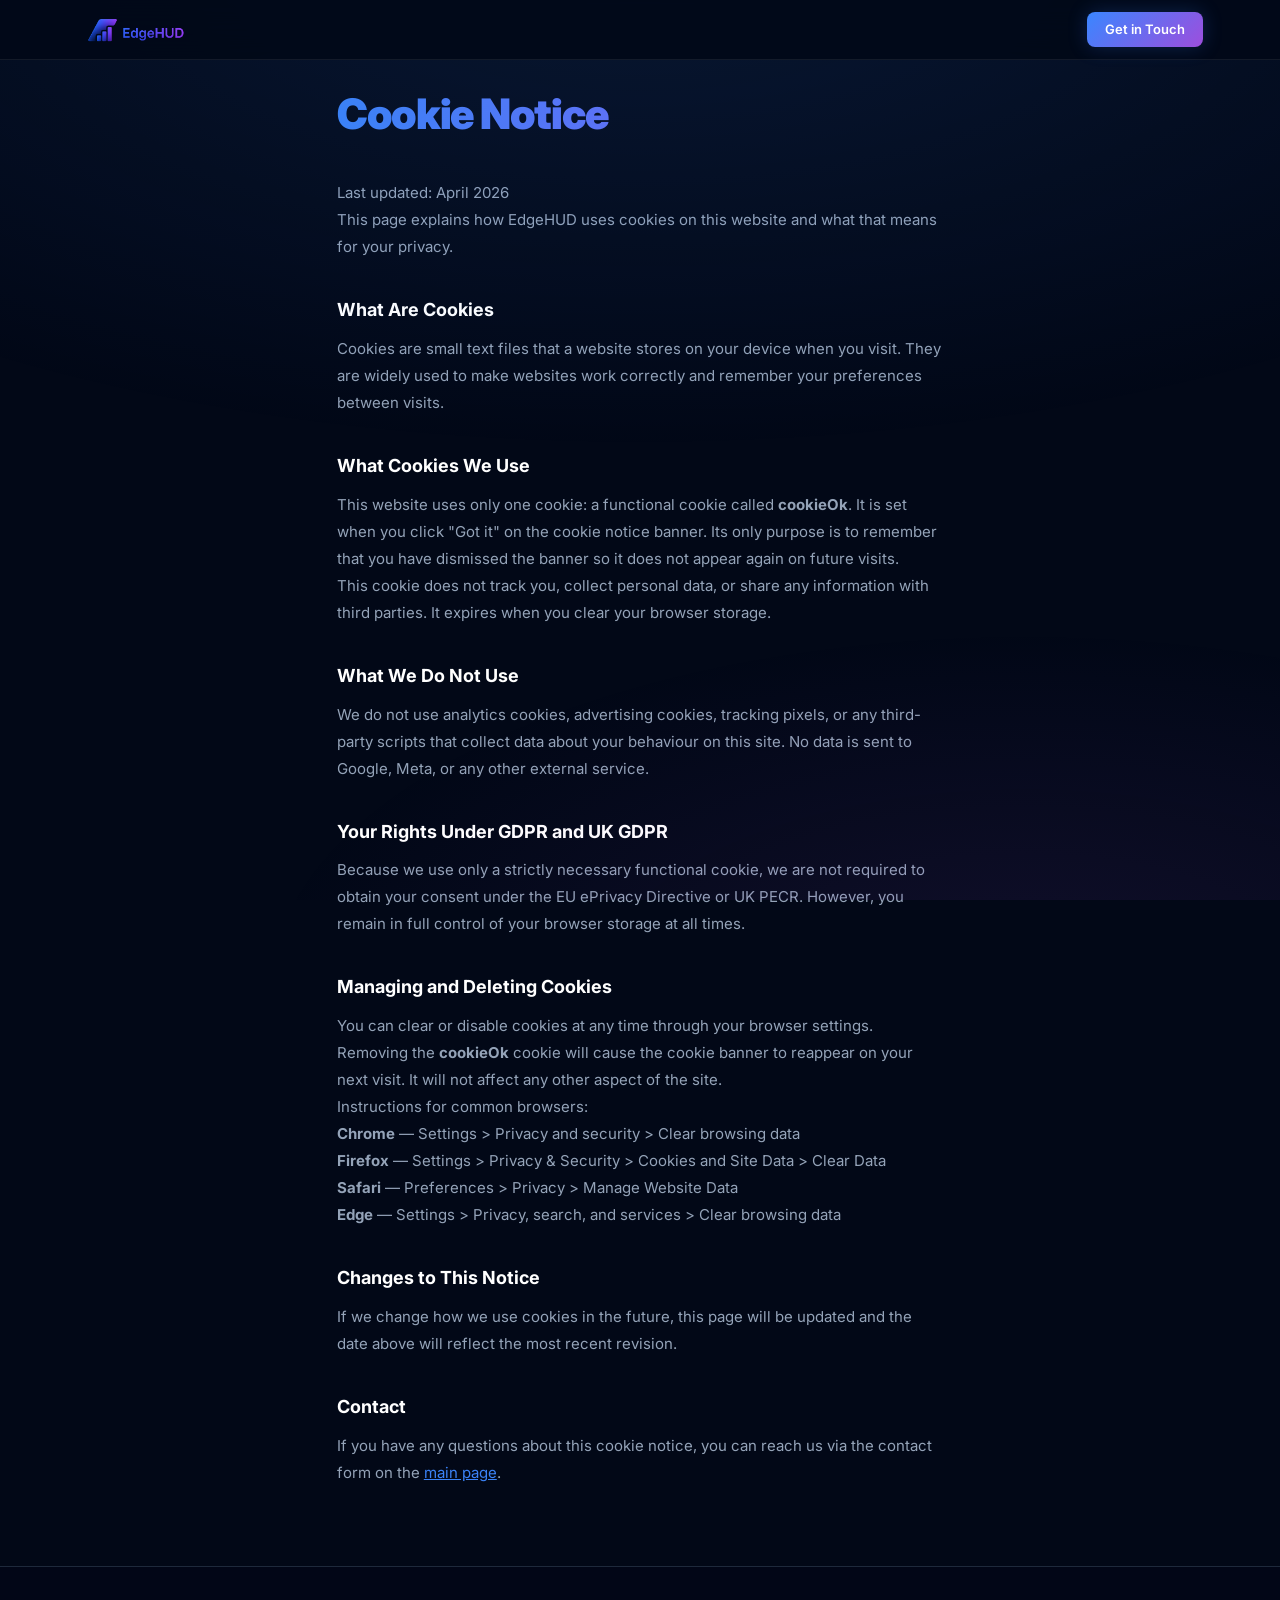
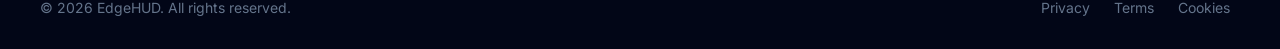
<file: cookies.html>
<!DOCTYPE html>
<html lang="en">
<head>
<meta charset="UTF-8">
<meta name="viewport" content="width=device-width, initial-scale=1.0">
<link rel="icon" type="image/png" href="logo-e-transparent.png">
<title>Cookie Notice - EdgeHUD</title>
<meta name="description" content="Cookie notice for EdgeHUD custom poker HUD design services.">
<meta name="robots" content="noindex, follow">
<link href="https://fonts.googleapis.com/css2?family=Inter:wght@300;400;500;600;700;800;900&display=swap" rel="stylesheet">
<link rel="stylesheet" href="shared.css">
<style>

.privacy-wrap {
  max-width: 760px;
  margin: 80px auto;
  padding: 0 6%;
}

.privacy-wrap h1 {
  font-size: clamp(28px, 4vw, 42px);
  font-weight: 900;
  letter-spacing: -0.03em;
  margin-bottom: 32px;
  background: linear-gradient(90deg, #3b82f6, #8b5cf6);
  -webkit-background-clip: text;
  -webkit-text-fill-color: transparent;
}

.privacy-wrap h2 {
  font-size: 18px;
  font-weight: 700;
  color: white;
  margin: 36px 0 10px;
}

.privacy-wrap p {
  color: #94a3b8;
  font-size: 15px;
  line-height: 1.8;
  margin: 0;
}

</style>
</head>
<body>

<nav>
  <a class="nav-brand" href="index.html">
    <img src="logo-full.png" alt="EdgeHUD">
  </a>
  <a class="nav-cta" href="index.html#contact">Get in Touch</a>
</nav>

<main class="privacy-wrap">

  <h1>Cookie Notice</h1>

  <p>Last updated: April 2026</p>

  <p>
    This page explains how EdgeHUD uses cookies on this website and what that means for your privacy.
  </p>

  <h2>What Are Cookies</h2>
  <p>
    Cookies are small text files that a website stores on your device when you visit. They are widely used to make websites work correctly and remember your preferences between visits.
  </p>

  <h2>What Cookies We Use</h2>
  <p>
    This website uses only one cookie: a functional cookie called <strong>cookieOk</strong>. It is set when you click "Got it" on the cookie notice banner. Its only purpose is to remember that you have dismissed the banner so it does not appear again on future visits.
  </p>
  <p>
    This cookie does not track you, collect personal data, or share any information with third parties. It expires when you clear your browser storage.
  </p>

  <h2>What We Do Not Use</h2>
  <p>
    We do not use analytics cookies, advertising cookies, tracking pixels, or any third-party scripts that collect data about your behaviour on this site. No data is sent to Google, Meta, or any other external service.
  </p>

  <h2>Your Rights Under GDPR and UK GDPR</h2>
  <p>
    Because we use only a strictly necessary functional cookie, we are not required to obtain your consent under the EU ePrivacy Directive or UK PECR. However, you remain in full control of your browser storage at all times.
  </p>

  <h2>Managing and Deleting Cookies</h2>
  <p>
    You can clear or disable cookies at any time through your browser settings. Removing the <strong>cookieOk</strong> cookie will cause the cookie banner to reappear on your next visit. It will not affect any other aspect of the site.
  </p>
  <p>
    Instructions for common browsers:
  </p>
  <p>
    <strong>Chrome</strong> — Settings &gt; Privacy and security &gt; Clear browsing data<br>
    <strong>Firefox</strong> — Settings &gt; Privacy &amp; Security &gt; Cookies and Site Data &gt; Clear Data<br>
    <strong>Safari</strong> — Preferences &gt; Privacy &gt; Manage Website Data<br>
    <strong>Edge</strong> — Settings &gt; Privacy, search, and services &gt; Clear browsing data
  </p>

  <h2>Changes to This Notice</h2>
  <p>
    If we change how we use cookies in the future, this page will be updated and the date above will reflect the most recent revision.
  </p>

  <h2>Contact</h2>
  <p>
    If you have any questions about this cookie notice, you can reach us via the contact form on the <a href="index.html" style="color:#3b82f6;">main page</a>.
  </p>

</main>

<footer class="footer">
  <div class="footer-content">
    <div>© 2026 EdgeHUD. All rights reserved.</div>
    <div>
      <a href="privacy.html">Privacy</a>
      <a href="terms.html">Terms</a>
      <a href="cookies.html">Cookies</a>
    </div>
  </div>
</footer>

</body>
</html>
</file>
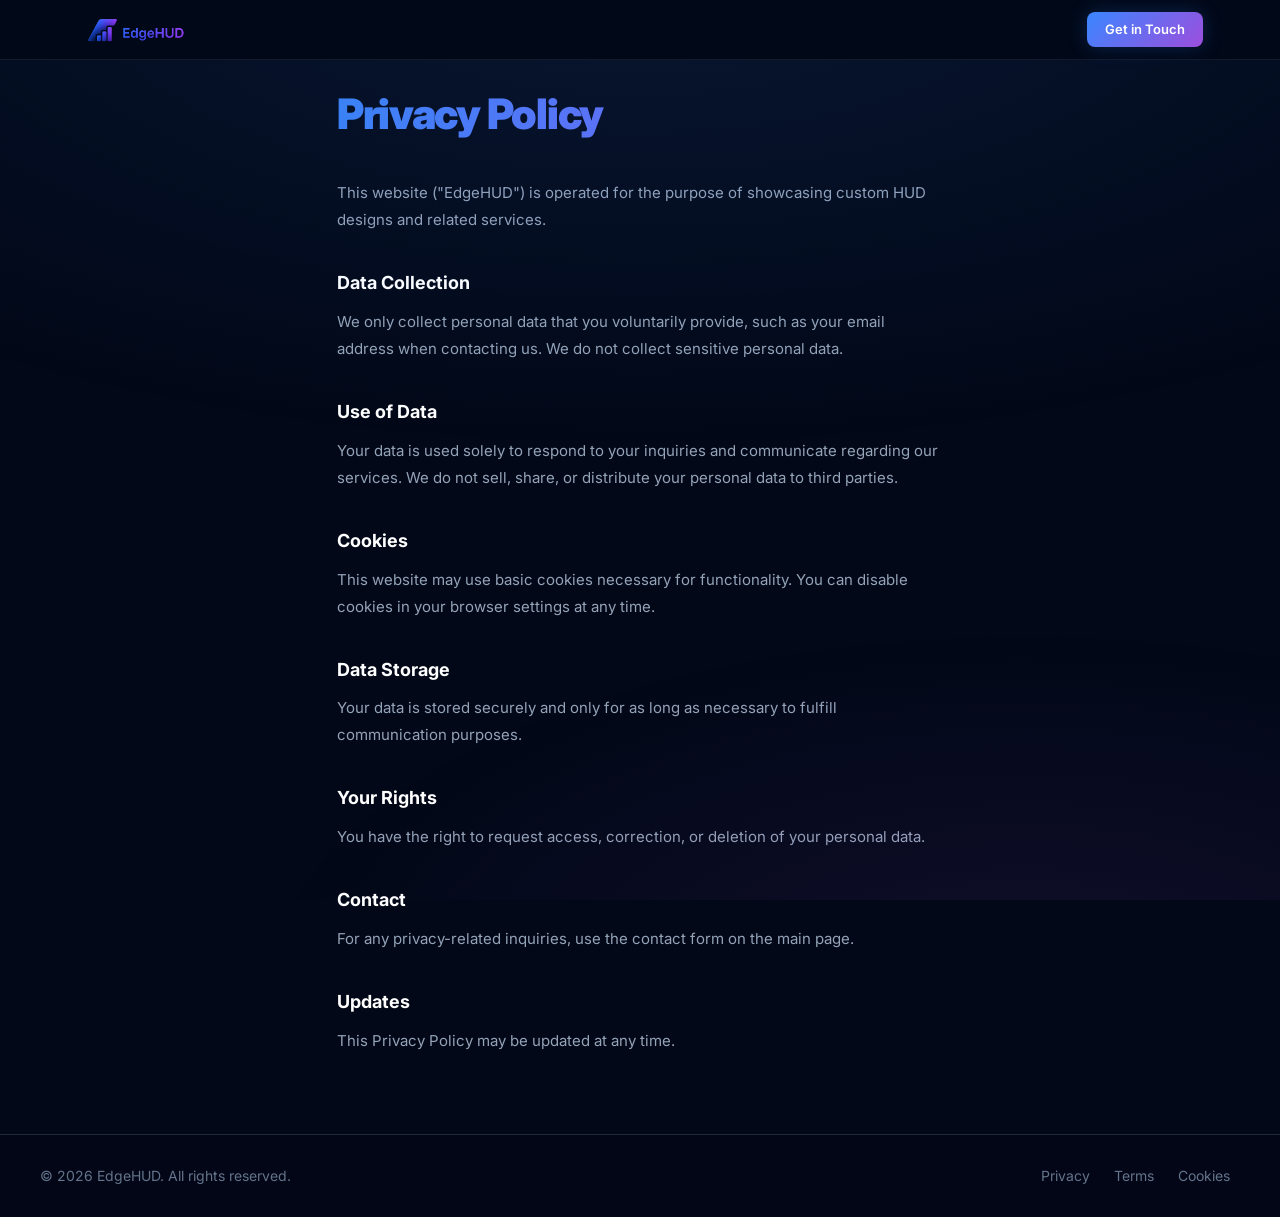
<file: privacy.html>
<!DOCTYPE html>
<html lang="en">
<head>
<meta charset="UTF-8">
<meta name="viewport" content="width=device-width, initial-scale=1.0">
<link rel="icon" type="image/png" href="logo-e-transparent.png">
<title>Privacy Policy - EdgeHUD</title>
<meta name="description" content="Privacy Policy for EdgeHUD custom poker HUD design services.">
<meta name="robots" content="noindex, follow">
<link href="https://fonts.googleapis.com/css2?family=Inter:wght@300;400;500;600;700;800;900&display=swap" rel="stylesheet">
<link rel="stylesheet" href="shared.css">
<style>

.privacy-wrap {
  max-width: 760px;
  margin: 80px auto;
  padding: 0 6%;
}

.privacy-wrap h1 {
  font-size: clamp(28px, 4vw, 42px);
  font-weight: 900;
  letter-spacing: -0.03em;
  margin-bottom: 32px;
  background: linear-gradient(90deg, #3b82f6, #8b5cf6);
  -webkit-background-clip: text;
  -webkit-text-fill-color: transparent;
}

.privacy-wrap h2 {
  font-size: 18px;
  font-weight: 700;
  color: white;
  margin: 36px 0 10px;
}

.privacy-wrap p {
  color: #94a3b8;
  font-size: 15px;
  line-height: 1.8;
  margin: 0;
}

.privacy-wrap strong {
  color: #3b82f6;
}

</style>
</head>
<body>

<nav>
  <a class="nav-brand" href="index.html">
    <img src="logo-full.png" alt="EdgeHUD">
  </a>
  <a class="nav-cta" href="index.html#contact">Get in Touch</a>
</nav>

<main class="privacy-wrap">
  <section class="privacy">

    <h1>Privacy Policy</h1>

    <p>
      This website ("EdgeHUD") is operated for the purpose of showcasing custom HUD designs and related services.
    </p>

    <h2>Data Collection</h2>
    <p>
      We only collect personal data that you voluntarily provide, such as your email address when contacting us.
      We do not collect sensitive personal data.
    </p>

    <h2>Use of Data</h2>
    <p>
      Your data is used solely to respond to your inquiries and communicate regarding our services.
      We do not sell, share, or distribute your personal data to third parties.
    </p>

    <h2>Cookies</h2>
    <p>
      This website may use basic cookies necessary for functionality.
      You can disable cookies in your browser settings at any time.
    </p>

    <h2>Data Storage</h2>
    <p>
      Your data is stored securely and only for as long as necessary to fulfill communication purposes.
    </p>

    <h2>Your Rights</h2>
    <p>
      You have the right to request access, correction, or deletion of your personal data.
    </p>

    <h2>Contact</h2>
    <p>For any privacy-related inquiries, use the contact form on the main page.</p>

    <h2>Updates</h2>
    <p>
      This Privacy Policy may be updated at any time.
    </p>

  </section>
</main>

<footer class="footer">
  <div class="footer-content">
    <div>© 2026 EdgeHUD. All rights reserved.</div>
    <div>
      <a href="privacy.html">Privacy</a>
      <a href="terms.html">Terms</a>
      <a href="cookies.html">Cookies</a>
    </div>
  </div>
</footer>

</body>
</html>
</file>
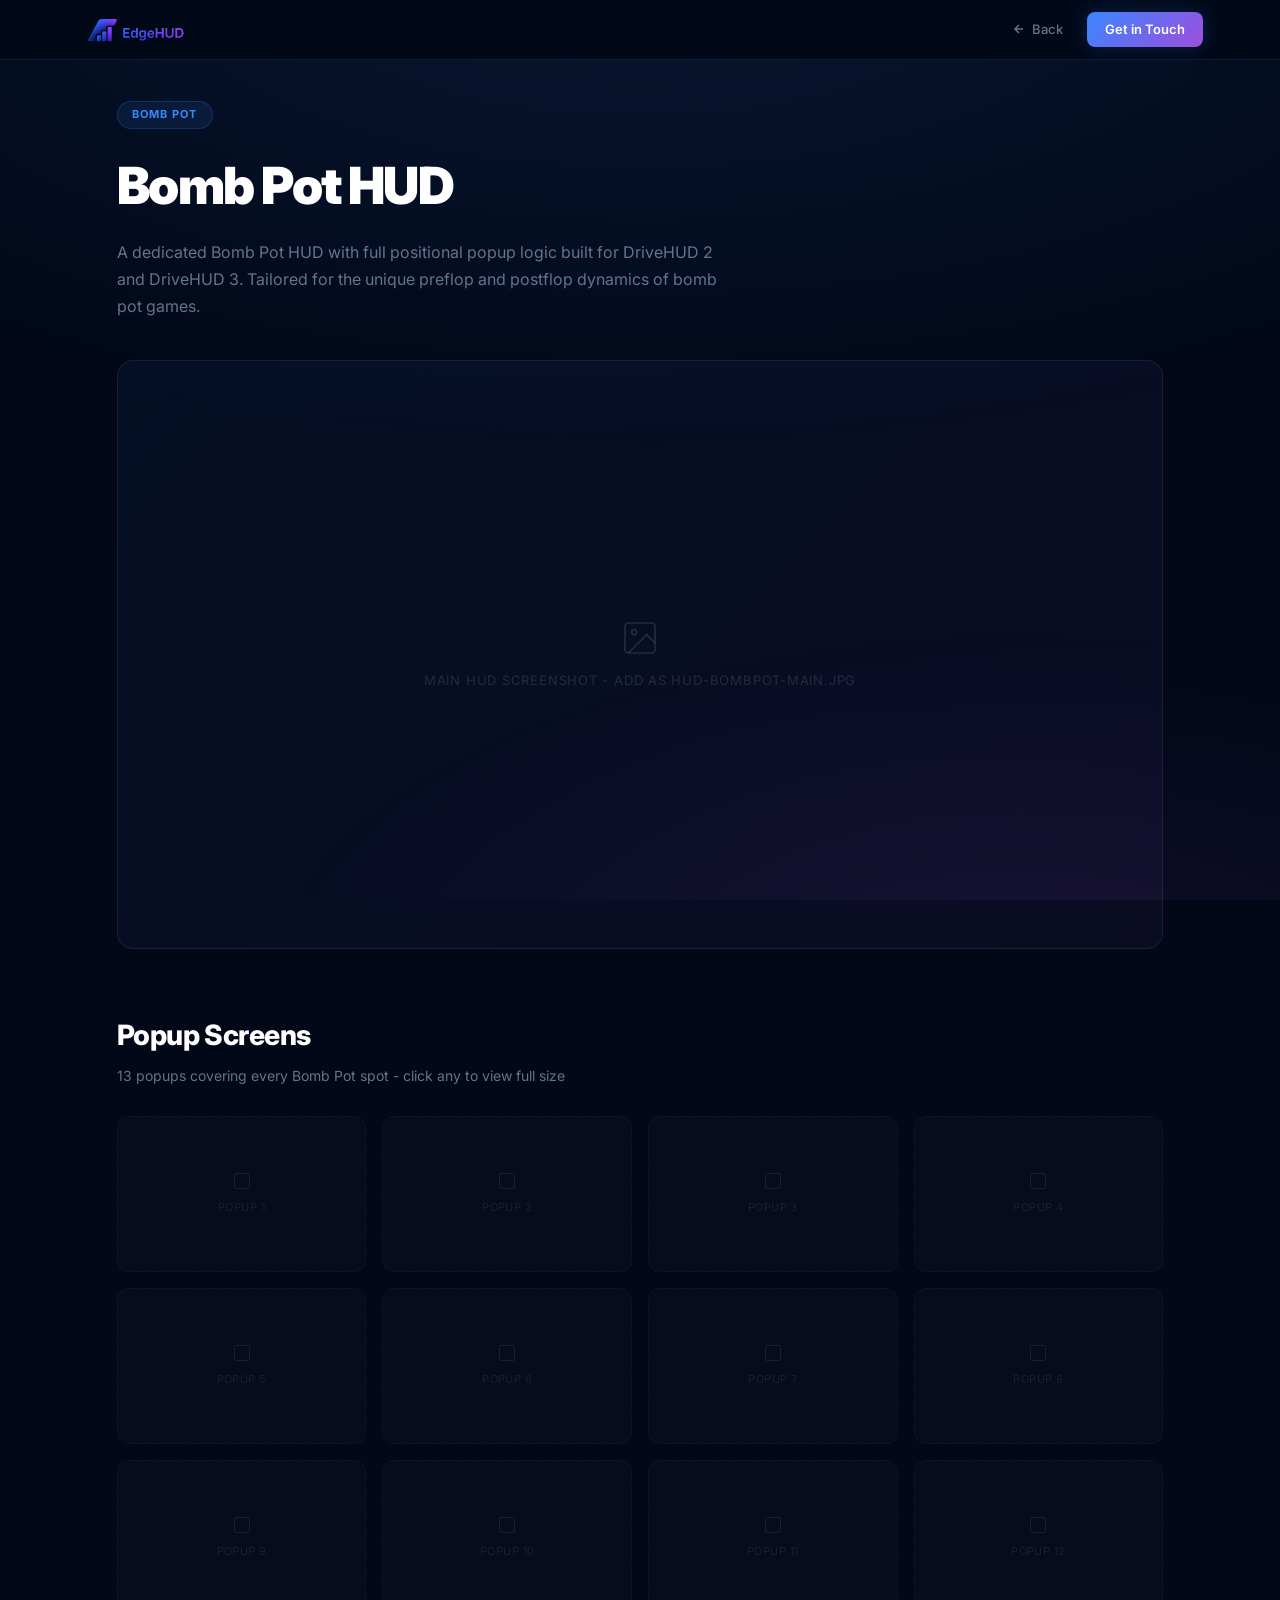
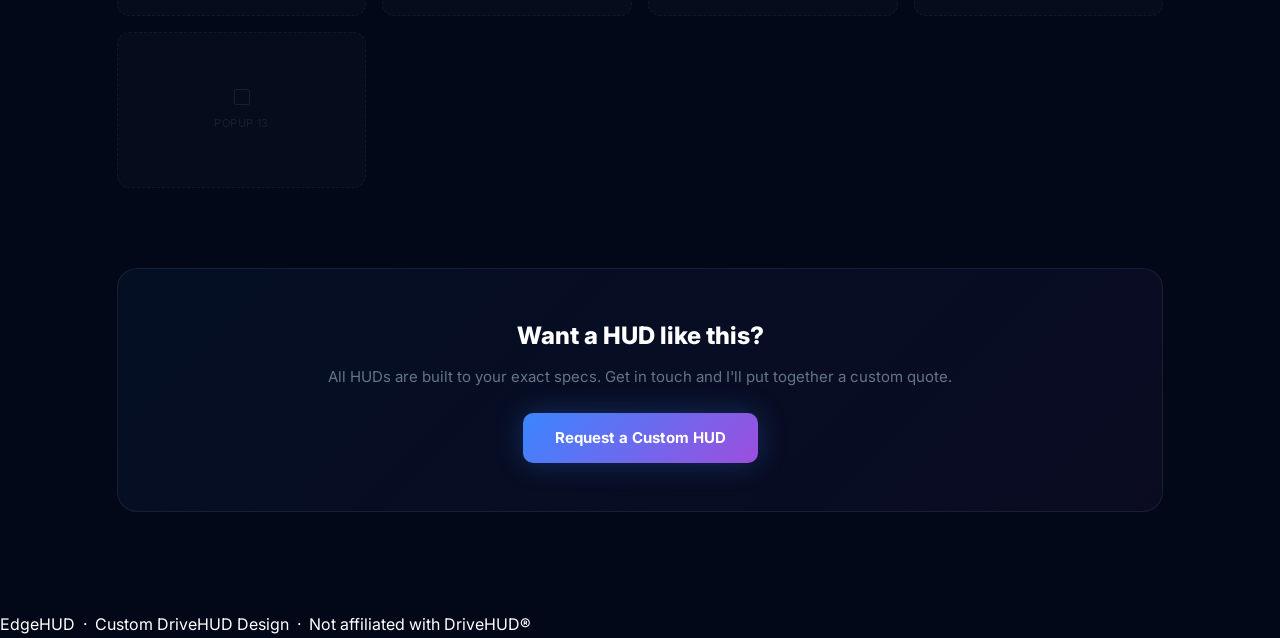
<file: project-bombpot.html>
<!DOCTYPE html>
<html lang="en">
<head>
<meta charset="UTF-8">
<meta name="viewport" content="width=device-width, initial-scale=1.0">
<link rel="icon" type="image/png" href="logo-e-transparent.png">
<title>Bomb Pot Poker HUD - EdgeHUD | DriveHUD 2 &amp; 3</title>
<meta name="description" content="Custom Bomb Pot poker HUDs for DriveHUD 2 and DriveHUD 3. Includes Bombpot HU and Bombpot HU SPR variants with dedicated popup systems built specifically for bomb pot play.">
<meta name="robots" content="index, follow">
<meta property="og:type" content="website">
<meta property="og:site_name" content="EdgeHUD">
<meta property="og:title" content="Bomb Pot Poker HUD - EdgeHUD">
<meta property="og:description" content="Custom Bomb Pot poker HUDs for DriveHUD 2 and DriveHUD 3. Bombpot HU and Bombpot HU SPR variants with dedicated popup systems.">
<meta property="og:url" content="https://edgehud.com/project-bombpot.html">
<meta name="twitter:card" content="summary_large_image">
<meta name="twitter:title" content="Bomb Pot Poker HUD - EdgeHUD">
<meta name="twitter:description" content="Custom Bomb Pot poker HUDs for DriveHUD 2 and DriveHUD 3 with dedicated popup systems.">
<link href="https://fonts.googleapis.com/css2?family=Inter:wght@300;400;500;600;700;800;900&display=swap" rel="stylesheet">
<link rel="stylesheet" href="shared.css">
<style>

.page-wrap {
  position: relative;
  z-index: 1;
  max-width: 1200px;
  margin: 0 auto;
  padding: 100px 6% 100px;
}

.project-header { margin-bottom: 40px; }

.project-tag {
  display: inline-block;
  font-size: 11px;
  font-weight: 700;
  letter-spacing: .1em;
  text-transform: uppercase;
  color: var(--blue);
  background: rgba(58,134,255,0.1);
  border: 1px solid rgba(58,134,255,0.2);
  padding: 4px 14px;
  border-radius: 100px;
  margin-bottom: 16px;
}

.project-header h1 {
  font-size: clamp(30px, 4vw, 52px);
  font-weight: 900;
  letter-spacing: -0.03em;
  margin-bottom: 12px;
}

.project-header p {
  color: var(--muted);
  font-size: 16px;
  max-width: 600px;
  line-height: 1.7;
}

.main-screenshot {
  width: 100%;
  border-radius: 16px;
  overflow: hidden;
  border: 1px solid var(--border);
  background: linear-gradient(135deg, rgba(58,134,255,0.06), rgba(157,78,221,0.06));
  aspect-ratio: 16/9;
  display: flex;
  align-items: center;
  justify-content: center;
  margin-bottom: 64px;
}

.main-screenshot img {
  width: 100%;
  height: 100%;
  object-fit: cover;
  object-position: top;
  display: block;
}

.placeholder-main {
  display: flex;
  flex-direction: column;
  align-items: center;
  gap: 12px;
  color: rgba(255,255,255,0.12);
  font-size: 13px;
  letter-spacing: .06em;
  text-transform: uppercase;
}

.popups-section h2 {
  font-size: clamp(20px, 2.5vw, 28px);
  font-weight: 800;
  letter-spacing: -0.02em;
  margin-bottom: 8px;
}

.popups-section .subtitle {
  color: var(--muted);
  font-size: 14px;
  margin-bottom: 28px;
}

.popups-grid {
  display: grid;
  grid-template-columns: repeat(auto-fill, minmax(240px, 1fr));
  gap: 16px;
}

.popup-card {
  border-radius: 12px;
  overflow: hidden;
  border: 1px solid var(--border);
  background: var(--surface);
  cursor: pointer;
  transition: .3s;
}

.popup-card:hover {
  border-color: rgba(58,134,255,0.35);
  transform: translateY(-3px);
  box-shadow: 0 14px 40px rgba(58,134,255,0.1);
}

.popup-card img {
  width: 100%;
  aspect-ratio: 16/10;
  object-fit: cover;
  object-position: top;
  display: block;
  transition: .3s;
}

.popup-card:hover img { transform: scale(1.03); }

.popup-card-label {
  padding: 10px 14px;
  font-size: 13px;
  font-weight: 600;
  color: #cbd5e1;
  display: flex;
  align-items: center;
  justify-content: space-between;
}

.popup-card-tag {
  font-size: 10px;
  font-weight: 700;
  letter-spacing: .07em;
  text-transform: uppercase;
  color: var(--blue);
  background: rgba(58,134,255,0.12);
  border: 1px solid rgba(58,134,255,0.22);
  padding: 2px 8px;
  border-radius: 6px;
}

.popup-placeholder {
  border-radius: 12px;
  border: 1px dashed rgba(255,255,255,0.05);
  background: rgba(255,255,255,0.02);
  aspect-ratio: 16/10;
  display: flex;
  flex-direction: column;
  align-items: center;
  justify-content: center;
  gap: 8px;
  color: rgba(255,255,255,0.08);
  font-size: 11px;
  letter-spacing: .04em;
  text-transform: uppercase;
}

.page-cta {
  margin-top: 80px;
  background: linear-gradient(135deg, rgba(58,134,255,0.06), rgba(157,78,221,0.06));
  border: 1px solid var(--border);
  border-radius: 20px;
  padding: 48px;
  text-align: center;
}

.page-cta h2 { font-size: 24px; font-weight: 800; margin-bottom: 10px; }
.page-cta p { color: var(--muted); font-size: 15px; margin-bottom: 24px; }

.cta-btn {
  display: inline-block;
  padding: 13px 32px;
  border-radius: 10px;
  background: var(--grad);
  color: white;
  font-size: 15px;
  font-weight: 700;
  text-decoration: none;
  transition: .25s;
  box-shadow: 0 0 28px rgba(58,134,255,0.28);
}

.cta-btn:hover { transform: translateY(-2px); box-shadow: 0 0 42px rgba(58,134,255,0.46); }

@media (max-width: 768px) {
  .page-wrap { padding: 88px 5% 72px; }
  .popups-grid { grid-template-columns: repeat(auto-fill, minmax(180px, 1fr)); }
  .page-cta { padding: 32px 24px; }
}
@media (max-width: 640px) {
  .page-wrap { padding: 80px 4% 60px; }
  .popups-grid { grid-template-columns: repeat(auto-fill, minmax(150px, 1fr)); gap: 12px; }
  .page-cta { padding: 26px 18px; }
  .page-cta h2 { font-size: clamp(20px, 5vw, 28px); }
}
@media (max-width: 480px) {
  .page-wrap { padding: 76px 4% 50px; }
  .popups-grid { grid-template-columns: 1fr 1fr; gap: 10px; }
}

</style>
</head>
<body>

<div class="viewer" id="viewer" onclick="closeViewer()">
  <img id="viewerImg" alt="">
</div>

<nav>
  <a class="nav-brand" href="index.html">
    <img src="logo-full.png" alt="EdgeHUD">
  </a>
  <div class="nav-right">
    <a class="nav-back" href="index.html">
      <svg width="14" height="14" viewBox="0 0 24 24" fill="none" stroke="currentColor" stroke-width="2.5"><path d="M19 12H5M12 19l-7-7 7-7"/></svg>
      Back
    </a>
    <a class="nav-cta" href="index.html#contact">Get in Touch</a>
  </div>
</nav>

<div class="page-wrap">

  <div class="project-header">
    <div class="project-tag">Bomb Pot</div>
    <h1>Bomb Pot HUD</h1>
    <p>A dedicated Bomb Pot HUD with full positional popup logic built for DriveHUD 2 and DriveHUD 3. Tailored for the unique preflop and postflop dynamics of bomb pot games.</p>
  </div>

  <div class="main-screenshot">
    <div class="placeholder-main">
      <svg width="40" height="40" viewBox="0 0 24 24" fill="none" stroke="currentColor" stroke-width="1"><rect x="3" y="3" width="18" height="18" rx="2"/><circle cx="8.5" cy="8.5" r="1.5"/><path d="M21 15l-5-5L5 21"/></svg>
      Main HUD screenshot - add as hud-bombpot-main.jpg
    </div>
  </div>

  <div class="popups-section">
    <h2>Popup Screens</h2>
    <p class="subtitle">13 popups covering every Bomb Pot spot - click any to view full size</p>

    <div class="popups-grid">

      <!-- Add your popup images here - replace these placeholders -->
      <!-- Example: <div class="popup-card" onclick="openViewer('popups/bombpot/your-image.jpg')">
             <img src="popups/bombpot/your-image.jpg" alt="Popup Name">
             <div class="popup-card-label">Popup Name <span class="popup-card-tag">Tag</span></div>
           </div> -->

      <div class="popup-placeholder">
        <svg width="20" height="20" viewBox="0 0 24 24" fill="none" stroke="currentColor" stroke-width="1.2"><rect x="3" y="3" width="18" height="18" rx="2"/></svg>
        Popup 1
      </div>
      <div class="popup-placeholder">
        <svg width="20" height="20" viewBox="0 0 24 24" fill="none" stroke="currentColor" stroke-width="1.2"><rect x="3" y="3" width="18" height="18" rx="2"/></svg>
        Popup 2
      </div>
      <div class="popup-placeholder">
        <svg width="20" height="20" viewBox="0 0 24 24" fill="none" stroke="currentColor" stroke-width="1.2"><rect x="3" y="3" width="18" height="18" rx="2"/></svg>
        Popup 3
      </div>
      <div class="popup-placeholder">
        <svg width="20" height="20" viewBox="0 0 24 24" fill="none" stroke="currentColor" stroke-width="1.2"><rect x="3" y="3" width="18" height="18" rx="2"/></svg>
        Popup 4
      </div>
      <div class="popup-placeholder">
        <svg width="20" height="20" viewBox="0 0 24 24" fill="none" stroke="currentColor" stroke-width="1.2"><rect x="3" y="3" width="18" height="18" rx="2"/></svg>
        Popup 5
      </div>
      <div class="popup-placeholder">
        <svg width="20" height="20" viewBox="0 0 24 24" fill="none" stroke="currentColor" stroke-width="1.2"><rect x="3" y="3" width="18" height="18" rx="2"/></svg>
        Popup 6
      </div>
      <div class="popup-placeholder">
        <svg width="20" height="20" viewBox="0 0 24 24" fill="none" stroke="currentColor" stroke-width="1.2"><rect x="3" y="3" width="18" height="18" rx="2"/></svg>
        Popup 7
      </div>
      <div class="popup-placeholder">
        <svg width="20" height="20" viewBox="0 0 24 24" fill="none" stroke="currentColor" stroke-width="1.2"><rect x="3" y="3" width="18" height="18" rx="2"/></svg>
        Popup 8
      </div>
      <div class="popup-placeholder">
        <svg width="20" height="20" viewBox="0 0 24 24" fill="none" stroke="currentColor" stroke-width="1.2"><rect x="3" y="3" width="18" height="18" rx="2"/></svg>
        Popup 9
      </div>
      <div class="popup-placeholder">
        <svg width="20" height="20" viewBox="0 0 24 24" fill="none" stroke="currentColor" stroke-width="1.2"><rect x="3" y="3" width="18" height="18" rx="2"/></svg>
        Popup 10
      </div>
      <div class="popup-placeholder">
        <svg width="20" height="20" viewBox="0 0 24 24" fill="none" stroke="currentColor" stroke-width="1.2"><rect x="3" y="3" width="18" height="18" rx="2"/></svg>
        Popup 11
      </div>
      <div class="popup-placeholder">
        <svg width="20" height="20" viewBox="0 0 24 24" fill="none" stroke="currentColor" stroke-width="1.2"><rect x="3" y="3" width="18" height="18" rx="2"/></svg>
        Popup 12
      </div>
      <div class="popup-placeholder">
        <svg width="20" height="20" viewBox="0 0 24 24" fill="none" stroke="currentColor" stroke-width="1.2"><rect x="3" y="3" width="18" height="18" rx="2"/></svg>
        Popup 13
      </div>

    </div>
  </div>

  <div class="page-cta">
    <h2>Want a HUD like this?</h2>
    <p>All HUDs are built to your exact specs. Get in touch and I'll put together a custom quote.</p>
    <a class="cta-btn" href="index.html#contact">Request a Custom HUD</a>
  </div>

</div>

<footer>
  EdgeHUD &nbsp;·&nbsp; Custom DriveHUD Design &nbsp;·&nbsp; Not affiliated with DriveHUD&reg;
</footer>

<script>
function openViewer(src) {
  document.getElementById('viewer').style.display = 'flex';
  document.getElementById('viewerImg').src = src;
}
function closeViewer() {
  document.getElementById('viewer').style.display = 'none';
}
document.addEventListener('keydown', e => { if (e.key === 'Escape') closeViewer(); });
</script>

</body>
</html>
</file>
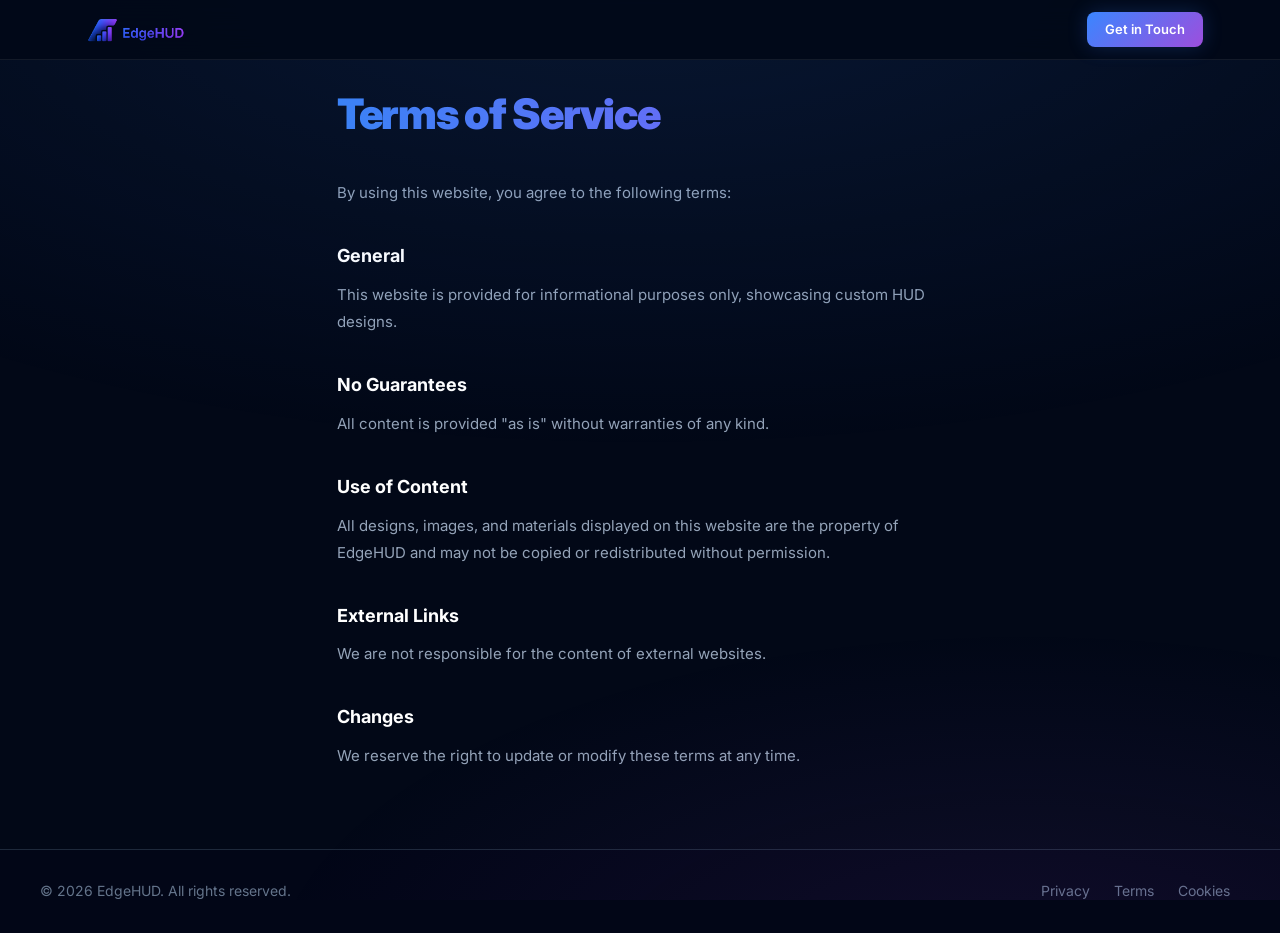
<file: terms.html>
<!DOCTYPE html>
<html lang="en">
<head>
<meta charset="UTF-8">
<meta name="viewport" content="width=device-width, initial-scale=1.0">
<link rel="icon" type="image/png" href="logo-e-transparent.png">
<title>Terms of Service - EdgeHUD</title>
<meta name="description" content="Terms of Service for EdgeHUD custom poker HUD design services.">
<meta name="robots" content="noindex, follow">
<link href="https://fonts.googleapis.com/css2?family=Inter:wght@300;400;500;600;700;800;900&display=swap" rel="stylesheet">
<link rel="stylesheet" href="shared.css">
<style>

.privacy-wrap {
  max-width: 760px;
  margin: 80px auto;
  padding: 0 6%;
}

.privacy-wrap h1 {
  font-size: clamp(28px, 4vw, 42px);
  font-weight: 900;
  letter-spacing: -0.03em;
  margin-bottom: 32px;
  background: linear-gradient(90deg, #3b82f6, #8b5cf6);
  -webkit-background-clip: text;
  -webkit-text-fill-color: transparent;
}

.privacy-wrap h2 {
  font-size: 18px;
  font-weight: 700;
  color: white;
  margin: 36px 0 10px;
}

.privacy-wrap p {
  color: #94a3b8;
  font-size: 15px;
  line-height: 1.8;
  margin: 0;
}

</style>
</head>
<body>

<nav>
  <a class="nav-brand" href="index.html">
    <img src="logo-full.png" alt="EdgeHUD">
  </a>
  <a class="nav-cta" href="index.html#contact">Get in Touch</a>
</nav>

<main class="privacy-wrap">

  <h1>Terms of Service</h1>

  <p>By using this website, you agree to the following terms:</p>

  <h2>General</h2>
  <p>
    This website is provided for informational purposes only, showcasing custom HUD designs.
  </p>

  <h2>No Guarantees</h2>
  <p>
    All content is provided "as is" without warranties of any kind.
  </p>

  <h2>Use of Content</h2>
  <p>
    All designs, images, and materials displayed on this website are the property of EdgeHUD and may not be copied or redistributed without permission.
  </p>

  <h2>External Links</h2>
  <p>
    We are not responsible for the content of external websites.
  </p>

  <h2>Changes</h2>
  <p>
    We reserve the right to update or modify these terms at any time.
  </p>

</main>

<footer class="footer">
  <div class="footer-content">
    <div>© 2026 EdgeHUD. All rights reserved.</div>
    <div>
      <a href="privacy.html">Privacy</a>
      <a href="terms.html">Terms</a>
      <a href="cookies.html">Cookies</a>
    </div>
  </div>
</footer>

</body>
</html>
</file>
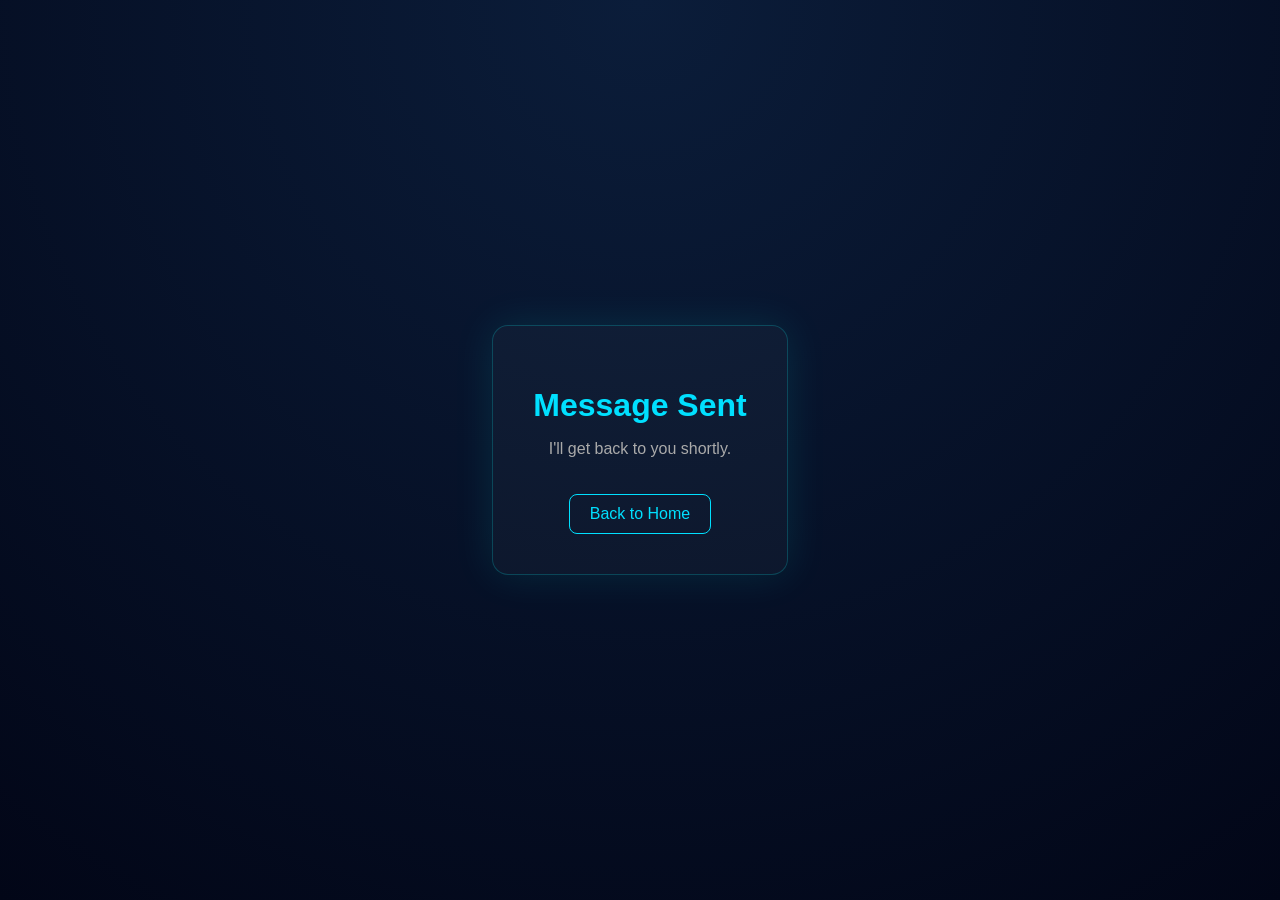
<file: thank-you.html>
<!DOCTYPE html>
<html lang="en">
<head>
<meta charset="UTF-8">
<meta name="viewport" content="width=device-width, initial-scale=1.0">
<link rel="icon" type="image/png" href="logo-e-transparent.png">
<title>EdgeHUD</title>
<meta name="robots" content="noindex, nofollow">

<style>
body {
  margin: 0;
  font-family: Arial, sans-serif;
  background: radial-gradient(circle at top, #0b1d3a, #020617);
  color: white;
  display: flex;
  justify-content: center;
  align-items: center;
  height: 100vh;
}

.box {
  text-align: center;
  padding: 40px;
  border-radius: 16px;
  background: rgba(255,255,255,0.03);
  border: 1px solid rgba(0,255,255,0.2);
  box-shadow: 0 0 40px rgba(0,255,255,0.1);
}

h1 {
  color: #00e0ff;
  margin-bottom: 10px;
}

p {
  color: #aaa;
}

a {
  display: inline-block;
  margin-top: 20px;
  color: #00e0ff;
  text-decoration: none;
  border: 1px solid #00e0ff;
  padding: 10px 20px;
  border-radius: 8px;
}

a:hover {
  background: #00e0ff;
  color: black;
}
</style>

</head>
<body>

<div class="box">
  <h1>Message Sent</h1>
  <p>I'll get back to you shortly.</p>
  <a href="/">Back to Home</a>
</div>

</body>
</html>
</file>
<file: shared.css>
*, *::before, *::after { margin: 0; padding: 0; box-sizing: border-box; }

:root {
  --blue: #3a86ff;
  --purple: #9d4edd;
  --bg: #020817;
  --surface: #0b1225;
  --border: rgba(255,255,255,0.07);
  --muted: #64748b;
  --grad: linear-gradient(135deg, #3a86ff, #9d4edd);
}

html { scroll-behavior: smooth; }

body {
  font-family: 'Inter', sans-serif;
  background: var(--bg);
  color: white;
  overflow-x: hidden;
  line-height: 1.6;
}

body::before {
  content: "";
  position: fixed;
  inset: 0;
  background:
    radial-gradient(ellipse 90% 55% at 50% -5%, rgba(58,134,255,0.12), transparent),
    radial-gradient(ellipse 60% 40% at 80% 110%, rgba(157,78,221,0.1), transparent);
  pointer-events: none;
  z-index: 0;
}

nav {
  position: fixed;
  top: 0; left: 0; right: 0;
  height: 60px;
  display: flex;
  align-items: center;
  justify-content: space-between;
  padding: 0 6%;
  background: rgba(2,8,23,0.88);
  border-bottom: 1px solid var(--border);
  backdrop-filter: blur(16px);
  z-index: 100;
}

.nav-brand {
  display: flex;
  align-items: center;
  text-decoration: none;
}

.nav-brand img {
  height: 38px;
  width: auto;
}

.nav-right { display: flex; align-items: center; gap: 12px; }

.nav-back {
  display: inline-flex;
  align-items: center;
  gap: 6px;
  font-size: 13px;
  font-weight: 500;
  color: var(--muted);
  text-decoration: none;
  padding: 6px 12px;
  border-radius: 8px;
  transition: .2s;
}

.nav-back:hover { color: white; background: rgba(255,255,255,0.06); }

.nav-cta {
  display: inline-block;
  padding: 7px 18px;
  border-radius: 8px;
  background: var(--grad);
  color: white;
  font-size: 13px;
  font-weight: 600;
  text-decoration: none;
  transition: .2s;
  box-shadow: 0 0 20px rgba(58,134,255,0.22);
}

.nav-cta:hover { opacity: 0.88; transform: translateY(-1px); }

.viewer {
  position: fixed;
  inset: 0;
  background: rgba(0,0,0,0.94);
  display: none;
  align-items: center;
  justify-content: center;
  z-index: 1000;
  backdrop-filter: blur(10px);
  cursor: zoom-out;
}

.viewer img {
  max-width: 94%;
  max-height: 94%;
  border-radius: 10px;
}

.footer {
  margin-top: 80px;
  padding: 30px 20px;
  border-top: 1px solid #1e293b;
  background: #020617;
}

.footer-content {
  max-width: 1200px;
  margin: auto;

  display: flex;
  justify-content: space-between;
  align-items: center;

  color: #64748b;
  font-size: 14px;
}

.footer a {
  color: #64748b;
  text-decoration: none;
  margin: 0 10px;
}

.footer a:hover {
  color: #3b82f6;
}

@media (max-width: 768px) {
  .footer-content {
    flex-direction: column;
    gap: 10px;
    text-align: center;
  }
  nav { padding: 0 4%; }
  .nav-brand img { height: 32px; }
  .nav-cta { padding: 7px 14px; font-size: 12px; }
  .nav-back { padding: 5px 10px; font-size: 12px; }
}

@media (max-width: 480px) {
  nav { padding: 0 4%; height: 54px; }
  .nav-brand img { height: 26px; }
  .nav-cta { padding: 6px 12px; font-size: 11px; }
  .cookie-banner {
    flex-direction: column;
    gap: 12px;
    text-align: center;
    padding: 16px 18px;
    bottom: 12px;
  }
  .cookie-banner button { width: 100%; }
}

/* === COOKIE BANNER === */
.cookie-banner {
  position: fixed;
  bottom: 24px;
  left: 50%;
  transform: translateX(-50%);
  display: flex;
  align-items: center;
  gap: 20px;
  background: #0f172a;
  border: 1px solid #1e293b;
  border-radius: 14px;
  padding: 16px 24px;
  max-width: 680px;
  width: calc(100% - 40px);
  box-shadow: 0 20px 60px rgba(0,0,0,0.6);
  z-index: 8000;
  animation: slideUp 0.4s ease;
}

.cookie-banner p {
  margin: 0;
  font-size: 13px;
  color: #94a3b8;
  line-height: 1.6;
  flex: 1;
}

.cookie-banner button {
  flex-shrink: 0;
  padding: 9px 20px;
  border-radius: 8px;
  border: none;
  background: linear-gradient(90deg, #3b82f6, #8b5cf6);
  color: white;
  font-size: 13px;
  font-weight: 600;
  font-family: 'Inter', sans-serif;
  cursor: pointer;
  transition: opacity .2s;
}

.cookie-banner button:hover { opacity: 0.85; }

@keyframes slideUp {
  from { opacity: 0; transform: translateX(-50%) translateY(20px); }
  to   { opacity: 1; transform: translateX(-50%) translateY(0); }
}

/* === POPUP PREVIEW FIX === */
.preview {
  display: flex;
  justify-content: center;
  align-items: center;
  padding: 30px;
  border-radius: 16px;
  border: 1px solid #1e293b;
  background: radial-gradient(circle, rgba(59,130,246,0.08), transparent);
  overflow: hidden;
}

.preview img {
  max-height: 720px;
  width: auto;
  height: auto;
  object-fit: contain;
  image-rendering: -webkit-optimize-contrast;
  image-rendering: crisp-edges;
  filter: contrast(1.06) saturate(1.05);
  border-radius: 10px;
  box-shadow: 0 0 40px rgba(0,0,0,0.6);
  transition: transform 0.25s ease;
}

.preview img:hover {
  transform: scale(1.05);
}
</file>
